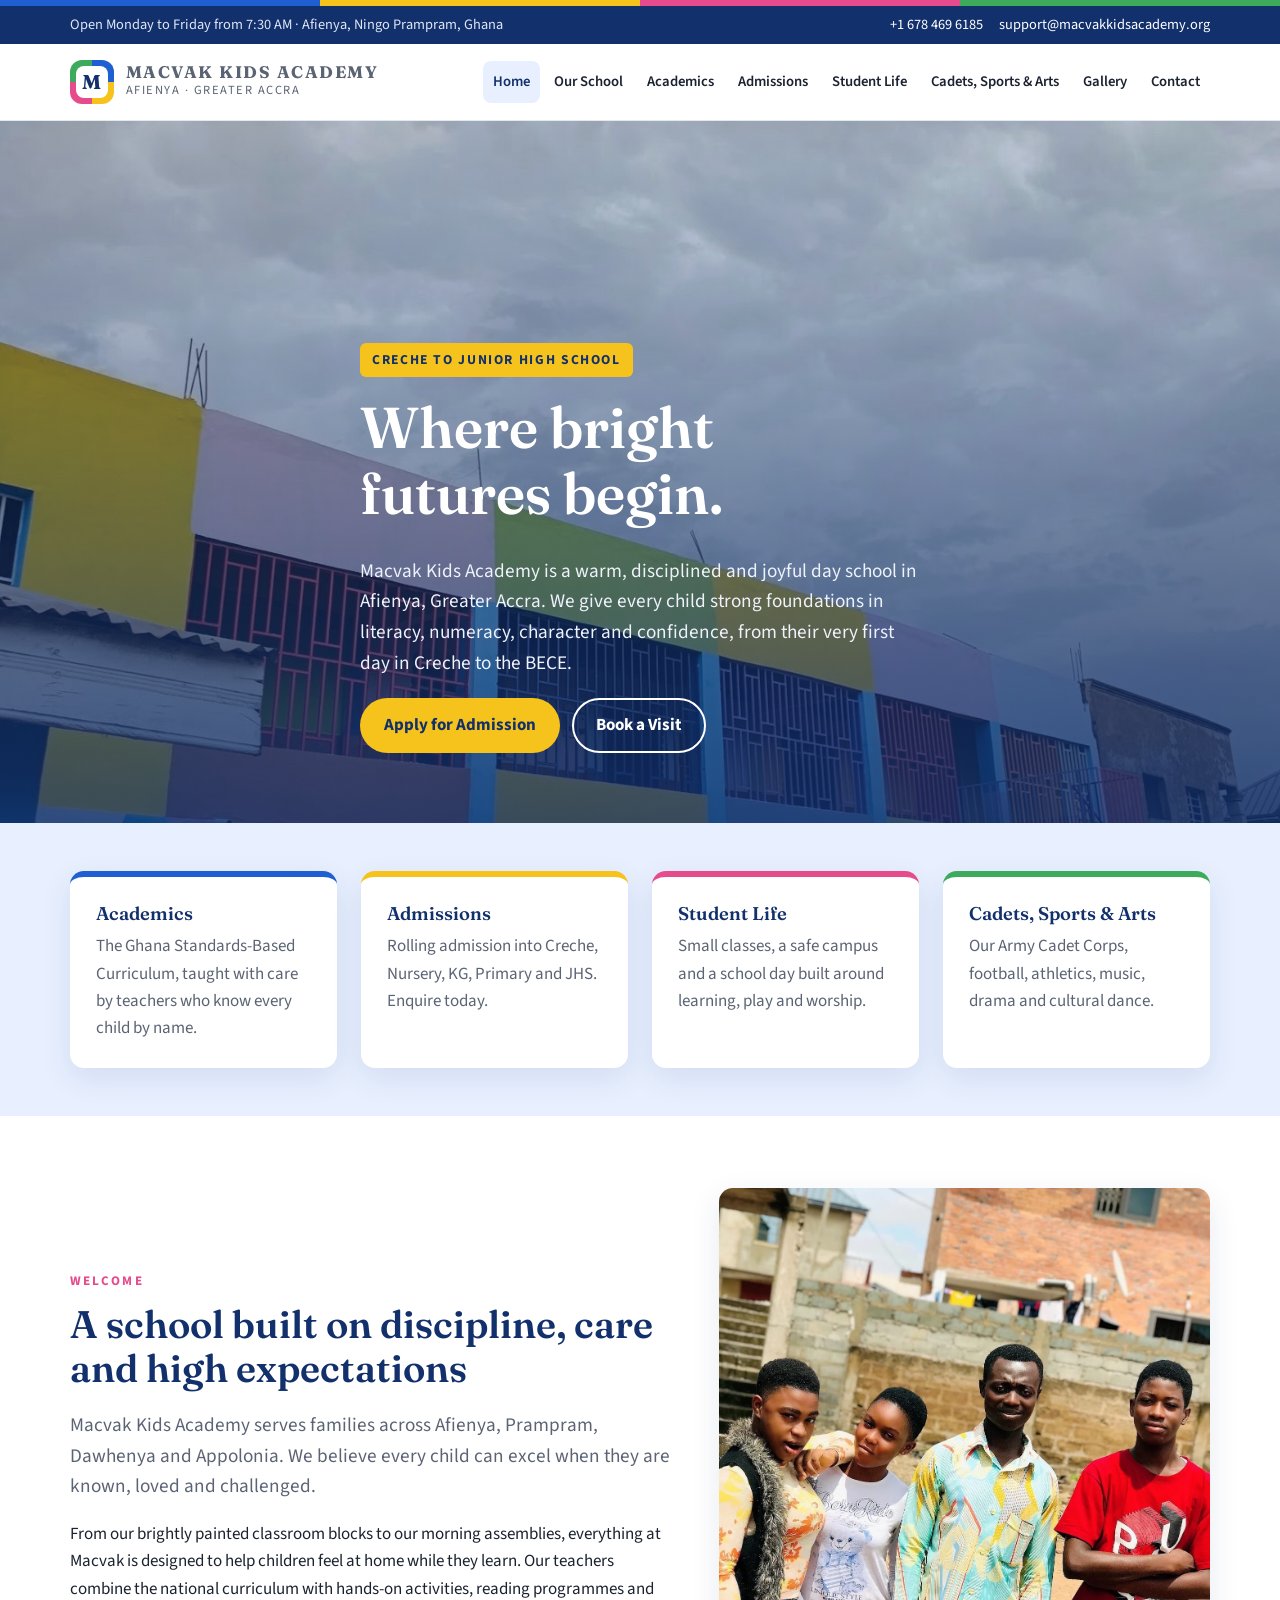
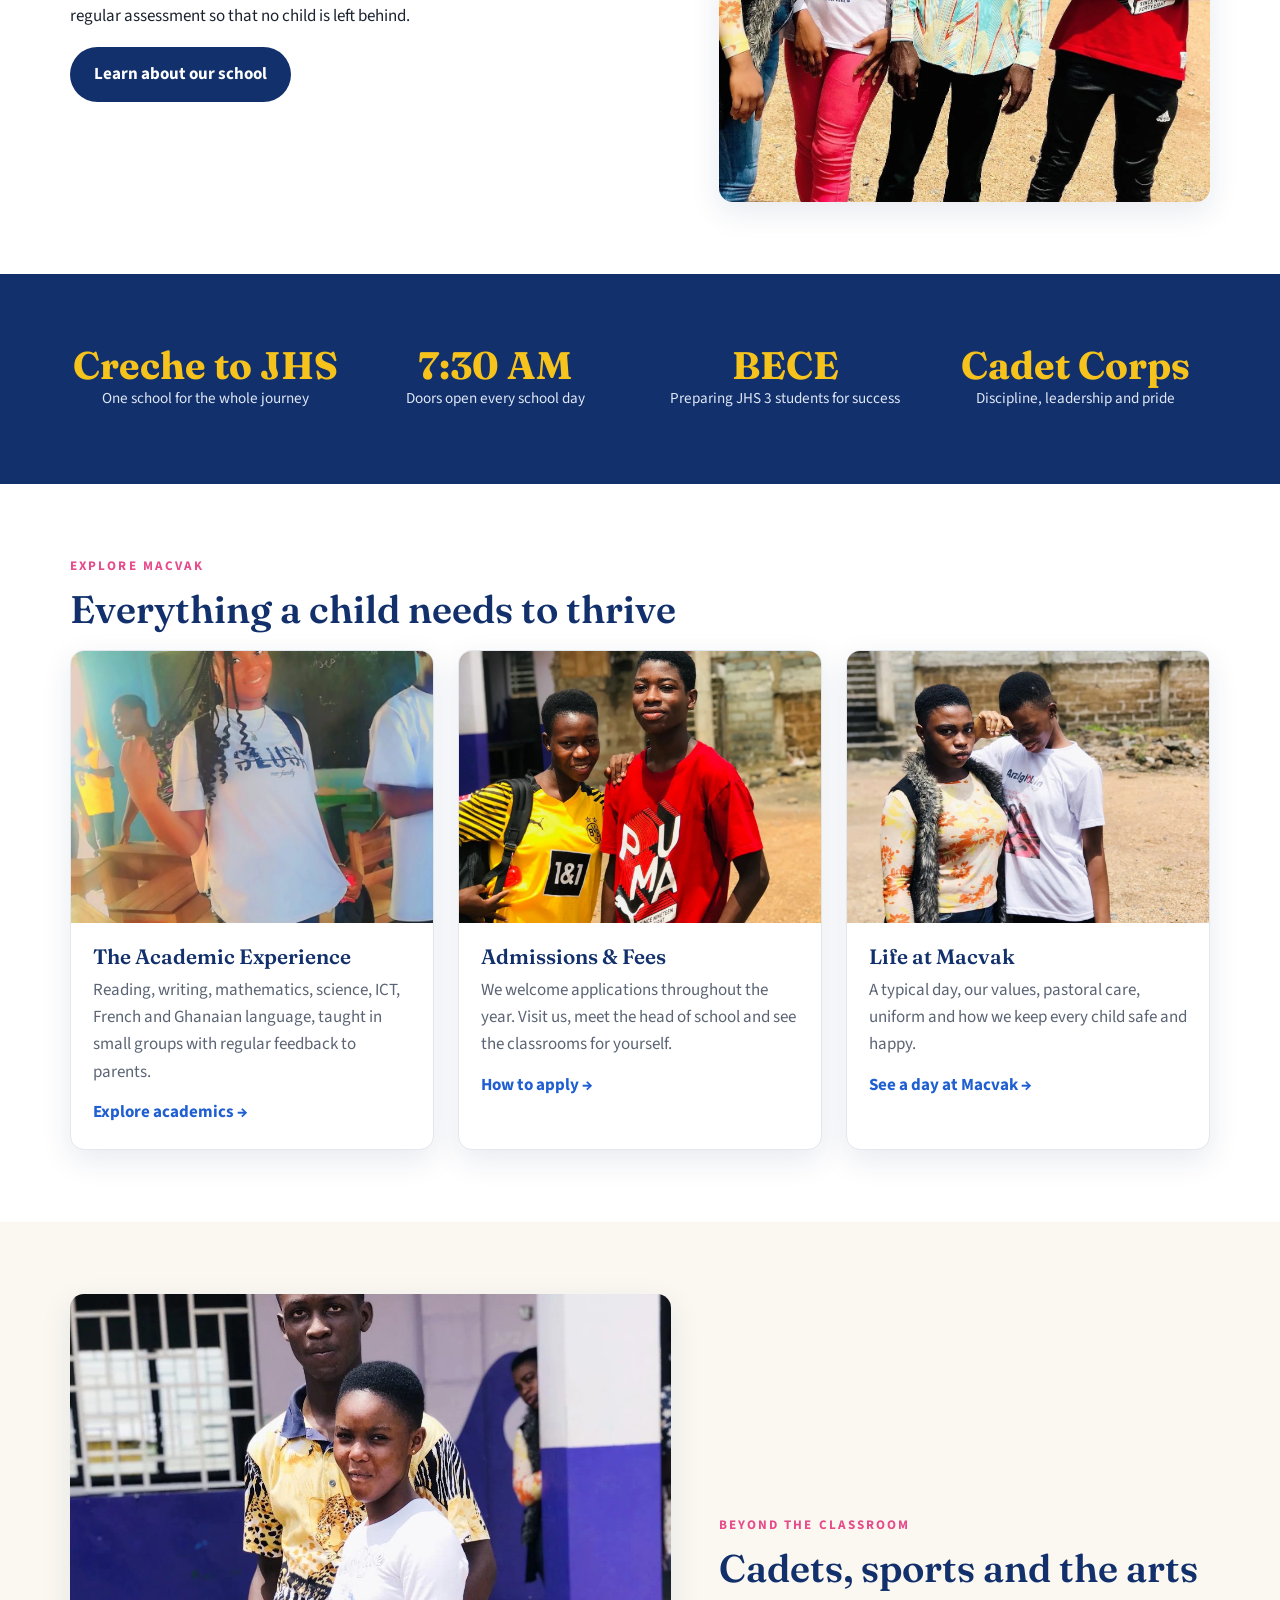
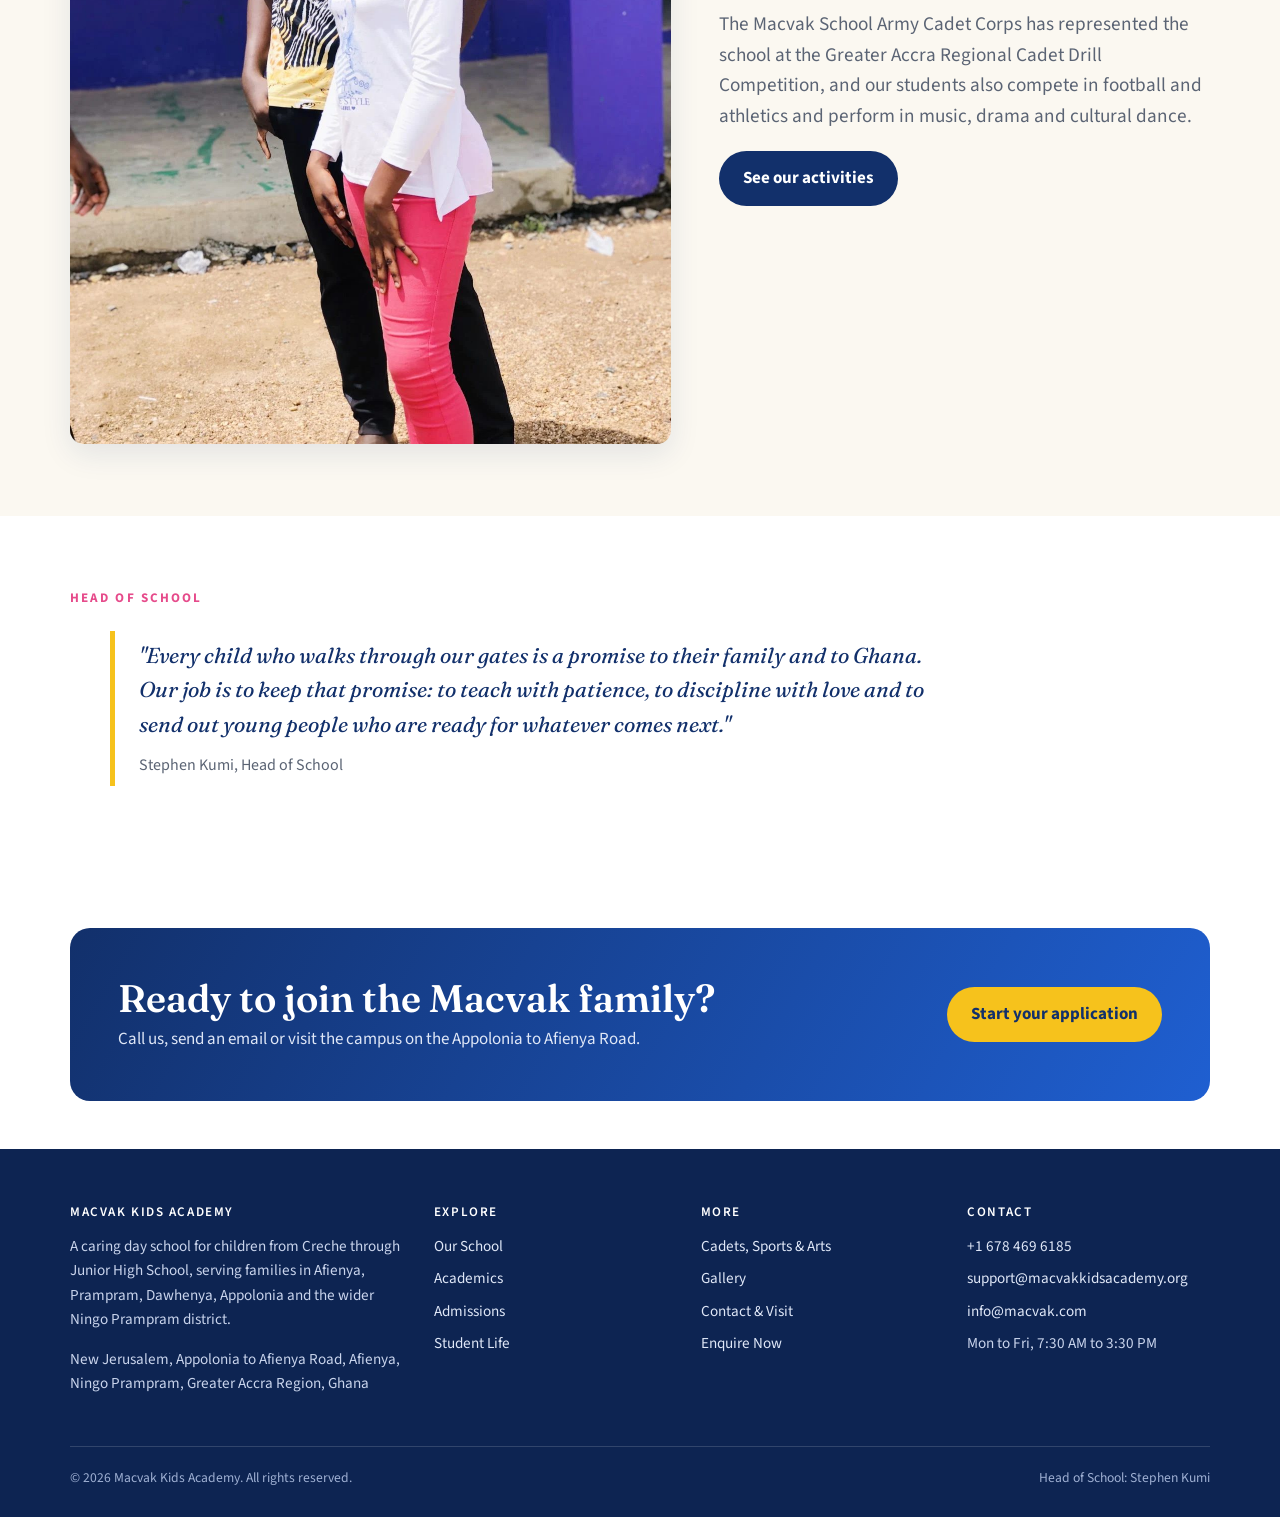
<file: index.html>
<!DOCTYPE html>
<html lang="en">
<head>
<meta charset="utf-8">
<meta name="viewport" content="width=device-width, initial-scale=1">
<title>A Caring Day School in Afienya, Ghana | Macvak Kids Academy</title>
<meta name="description" content="Macvak Kids Academy is a private day school in Afienya, Ningo Prampram, Greater Accra, teaching children from Creche through Junior High School.">
<link rel="canonical" href="https://macvakkidsacademy.org/">
<meta property="og:title" content="A Caring Day School in Afienya, Ghana | Macvak Kids Academy">
<meta property="og:description" content="Macvak Kids Academy is a private day school in Afienya, Ningo Prampram, Greater Accra, teaching children from Creche through Junior High School.">
<meta property="og:image" content="https://macvakkidsacademy.org/images/campus-main-block.jpg">
<meta property="og:type" content="website">
<link rel="icon" href="favicon.svg" type="image/svg+xml">
<link rel="preconnect" href="https://fonts.googleapis.com">
<link rel="preconnect" href="https://fonts.gstatic.com" crossorigin>
<link href="https://fonts.googleapis.com/css2?family=Fraunces:opsz,wght@9..144,600;9..144,700&family=Source+Sans+3:wght@400;600;700&display=swap" rel="stylesheet">
<link rel="stylesheet" href="styles.css">
<script type="application/ld+json">
{
  "@context": "https://schema.org",
  "@type": "School",
  "name": "Macvak Kids Academy",
  "url": "https://macvakkidsacademy.org/",
  "telephone": "+16784696185",
  "email": "support@macvakkidsacademy.org",
  "address": {
    "@type": "PostalAddress",
    "streetAddress": "New Jerusalem, Appolonia to Afienya Road",
    "addressLocality": "Afienya, Ningo Prampram",
    "addressRegion": "Greater Accra Region",
    "addressCountry": "GH"
  }
}
</script>
</head>
<body>
<div class="stripe"></div>
<div class="topbar"><div class="wrap">
  <div>Open Monday to Friday from 7:30 AM &middot; Afienya, Ningo Prampram, Ghana</div>
  <div><a href="tel:+16784696185">+1 678 469 6185</a><a href="mailto:support@macvakkidsacademy.org">support@macvakkidsacademy.org</a></div>
</div></div>
<header class="site"><div class="wrap">
  <a class="brand" href="/"><span class="mark"></span><span><b>Macvak Kids Academy</b><span>Afienya &middot; Greater Accra</span></span></a>
  <button class="nav-toggle" aria-expanded="false" aria-controls="mainnav" onclick="const n=document.getElementById('mainnav');n.classList.toggle('open');this.setAttribute('aria-expanded',n.classList.contains('open'))">Menu</button>
  <nav class="main" id="mainnav" aria-label="Main"><ul><li><a href="/" aria-current="page">Home</a></li><li><a href="/about">Our School</a></li><li><a href="/academics">Academics</a></li><li><a href="/admissions">Admissions</a></li><li><a href="/student-life">Student Life</a></li><li><a href="/activities">Cadets, Sports & Arts</a></li><li><a href="/gallery">Gallery</a></li><li><a href="/contact">Contact</a></li></ul></nav>
</div></header>

<div class="hero">
  <img src="images/campus-main-block.jpg" alt="">
  <div class="wrap">
    <span class="kicker">Creche to Junior High School</span>
    <h1>Where bright futures begin.</h1>
    <p>Macvak Kids Academy is a warm, disciplined and joyful day school in Afienya, Greater Accra. We give every child strong foundations in literacy, numeracy, character and confidence, from their very first day in Creche to the BECE.</p>
    <div class="actions"><a class="btn primary" href="/admissions">Apply for Admission</a><a class="btn outline" href="/contact">Book a Visit</a></div>
  </div>
</div>


<section class="tight bg-sky"><div class="wrap">
  <div class="grid cols-4">
    <div class="tile"><h3>Academics</h3><p>The Ghana Standards-Based Curriculum, taught with care by teachers who know every child by name.</p></div>
    <div class="tile"><h3>Admissions</h3><p>Rolling admission into Creche, Nursery, KG, Primary and JHS. Enquire today.</p></div>
    <div class="tile"><h3>Student Life</h3><p>Small classes, a safe campus and a school day built around learning, play and worship.</p></div>
    <div class="tile"><h3>Cadets, Sports &amp; Arts</h3><p>Our Army Cadet Corps, football, athletics, music, drama and cultural dance.</p></div>
  </div>
</div></section>

<section><div class="wrap">
  <div class="split">
    <div>
      <div class="eyebrow">Welcome</div>
      <h2>A school built on discipline, care and high expectations</h2>
      <p class="lead">Macvak Kids Academy serves families across Afienya, Prampram, Dawhenya and Appolonia. We believe every child can excel when they are known, loved and challenged.</p>
      <p>From our brightly painted classroom blocks to our morning assemblies, everything at Macvak is designed to help children feel at home while they learn. Our teachers combine the national curriculum with hands-on activities, reading programmes and regular assessment so that no child is left behind.</p>
      <p><a class="btn navy" href="/about">Learn about our school</a></p>
    </div>
    <img src="images/students-group.jpg" alt="Macvak students with a teacher on the school compound">
  </div>
</div></section>

<section class="bg-navy"><div class="wrap">
  <div class="stats">
    <div class="stat"><b>Creche to JHS</b><span>One school for the whole journey</span></div>
    <div class="stat"><b>7:30 AM</b><span>Doors open every school day</span></div>
    <div class="stat"><b>BECE</b><span>Preparing JHS 3 students for success</span></div>
    <div class="stat"><b>Cadet Corps</b><span>Discipline, leadership and pride</span></div>
  </div>
</div></section>

<section><div class="wrap">
  <div class="eyebrow">Explore Macvak</div>
  <h2>Everything a child needs to thrive</h2>
  <div class="grid cols-3">
    <div class="card"><img src="images/student-classroom.jpg" alt="A student in a Macvak classroom"><div class="body"><h3>The Academic Experience</h3><p>Reading, writing, mathematics, science, ICT, French and Ghanaian language, taught in small groups with regular feedback to parents.</p><a class="more" href="/academics">Explore academics</a></div></div>
    <div class="card"><img src="images/students-friends.jpg" alt="Two Macvak students smiling on campus"><div class="body"><h3>Admissions &amp; Fees</h3><p>We welcome applications throughout the year. Visit us, meet the head of school and see the classrooms for yourself.</p><a class="more" href="/admissions">How to apply</a></div></div>
    <div class="card"><img src="images/students-campus.jpg" alt="Macvak students walking across the school compound"><div class="body"><h3>Life at Macvak</h3><p>A typical day, our values, pastoral care, uniform and how we keep every child safe and happy.</p><a class="more" href="/student-life">See a day at Macvak</a></div></div>
  </div>
</div></section>

<section class="bg-cream"><div class="wrap">
  <div class="split flip">
    <img src="images/students-classroom-block.jpg" alt="Students outside the Macvak classroom block">
    <div>
      <div class="eyebrow">Beyond the classroom</div>
      <h2>Cadets, sports and the arts</h2>
      <p class="lead">The Macvak School Army Cadet Corps has represented the school at the Greater Accra Regional Cadet Drill Competition, and our students also compete in football and athletics and perform in music, drama and cultural dance.</p>
      <p><a class="btn navy" href="/activities">See our activities</a></p>
    </div>
  </div>
</div></section>

<section><div class="wrap">
  <div class="eyebrow">Head of School</div>
  <blockquote class="quote">"Every child who walks through our gates is a promise to their family and to Ghana. Our job is to keep that promise: to teach with patience, to discipline with love and to send out young people who are ready for whatever comes next."<cite>Stephen Kumi, Head of School</cite></blockquote>
</div></section>

<section class="tight"><div class="wrap">
  <div class="cta">
    <div><h2>Ready to join the Macvak family?</h2><p>Call us, send an email or visit the campus on the Appolonia to Afienya Road.</p></div>
    <div><a class="btn primary" href="/admissions">Start your application</a></div>
  </div>
</div></section>


<footer class="site"><div class="wrap">
  <div class="grid">
    <div>
      <h4>Macvak Kids Academy</h4>
      <p>A caring day school for children from Creche through Junior High School, serving families in Afienya, Prampram, Dawhenya, Appolonia and the wider Ningo Prampram district.</p>
      <p>New Jerusalem, Appolonia to Afienya Road, Afienya, Ningo Prampram, Greater Accra Region, Ghana</p>
    </div>
    <div>
      <h4>Explore</h4>
      <ul><li><a href="/about">Our School</a></li><li><a href="/academics">Academics</a></li><li><a href="/admissions">Admissions</a></li><li><a href="/student-life">Student Life</a></li></ul>
    </div>
    <div>
      <h4>More</h4>
      <ul><li><a href="/activities">Cadets, Sports &amp; Arts</a></li><li><a href="/gallery">Gallery</a></li><li><a href="/contact">Contact &amp; Visit</a></li><li><a href="/admissions#enquire">Enquire Now</a></li></ul>
    </div>
    <div>
      <h4>Contact</h4>
      <ul><li><a href="tel:+16784696185">+1 678 469 6185</a></li><li><a href="mailto:support@macvakkidsacademy.org">support@macvakkidsacademy.org</a></li><li><a href="mailto:info@macvak.com">info@macvak.com</a></li><li>Mon to Fri, 7:30 AM to 3:30 PM</li></ul>
    </div>
  </div>
  <div class="legal"><span>&copy; <span id="yr"></span> Macvak Kids Academy. All rights reserved.</span><span>Head of School: Stephen Kumi</span></div>
</div></footer>
<script>document.getElementById('yr').textContent=new Date().getFullYear()</script>
</body>
</html>
</file>
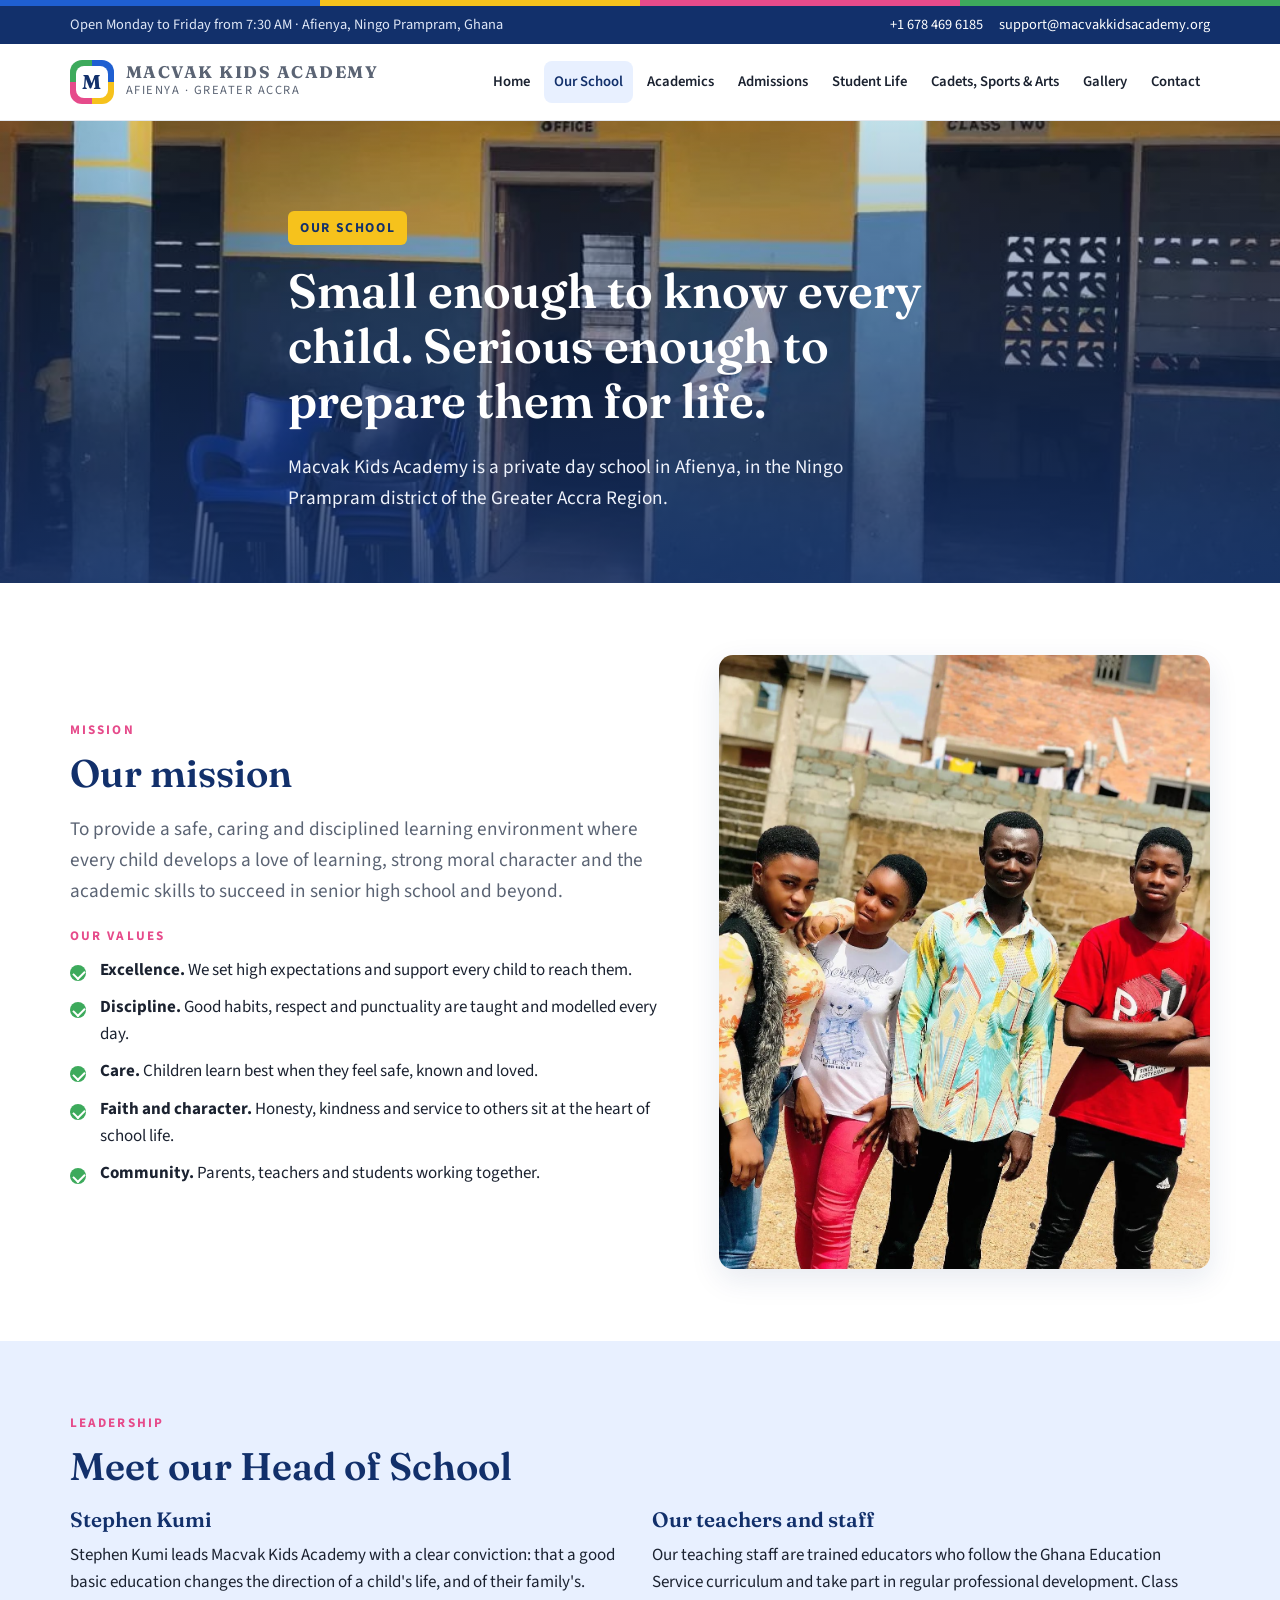
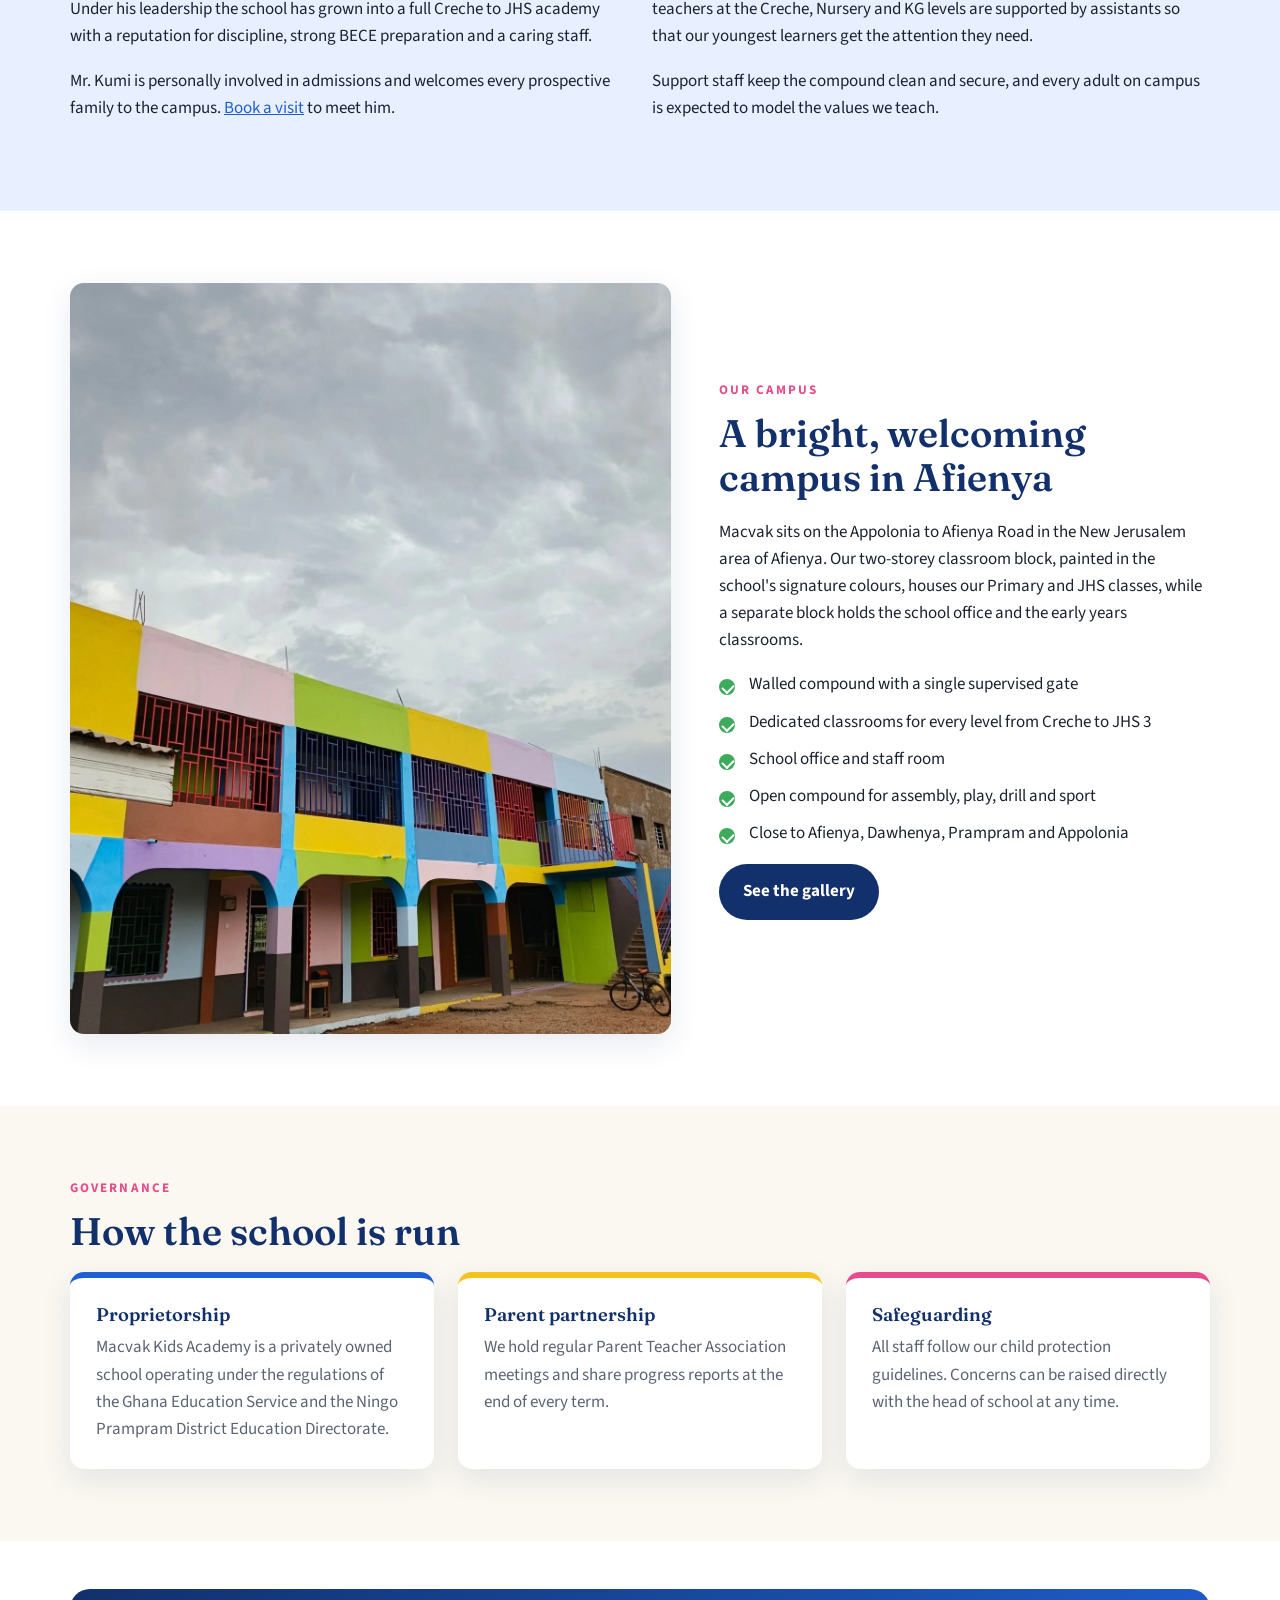
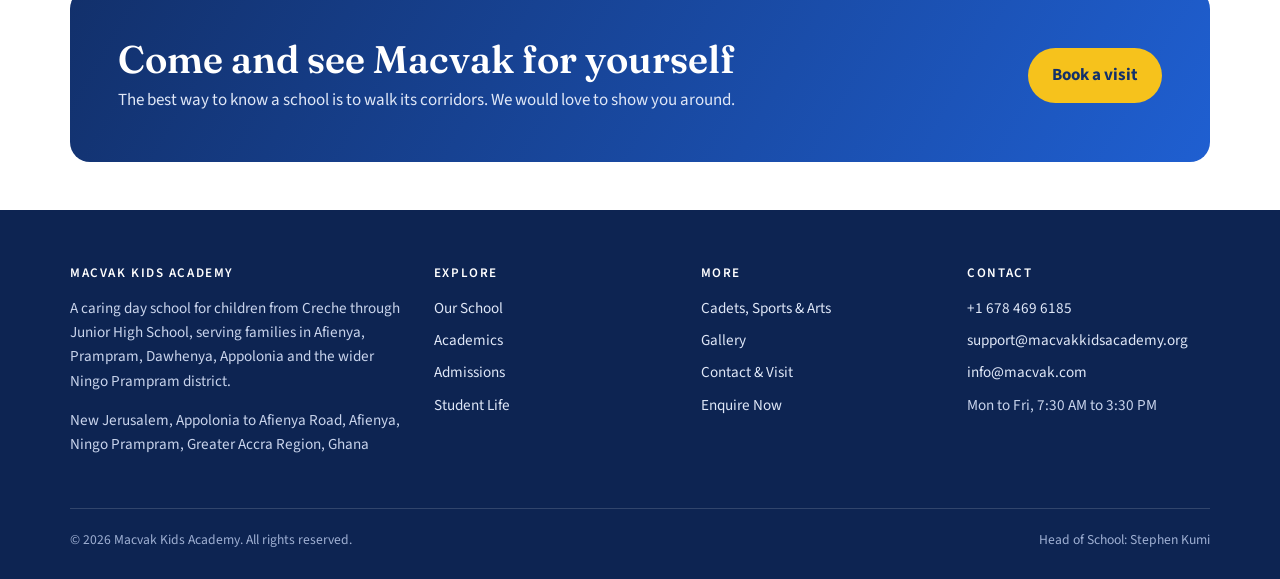
<file: about.html>
<!DOCTYPE html>
<html lang="en">
<head>
<meta charset="utf-8">
<meta name="viewport" content="width=device-width, initial-scale=1">
<title>Our School | Macvak Kids Academy</title>
<meta name="description" content="About Macvak Kids Academy: our mission, our values, our head of school Stephen Kumi and our campus in Afienya, Greater Accra.">
<link rel="canonical" href="https://macvakkidsacademy.org/about">
<meta property="og:title" content="Our School | Macvak Kids Academy">
<meta property="og:description" content="About Macvak Kids Academy: our mission, our values, our head of school Stephen Kumi and our campus in Afienya, Greater Accra.">
<meta property="og:image" content="https://macvakkidsacademy.org/images/campus-main-block.jpg">
<meta property="og:type" content="website">
<link rel="icon" href="favicon.svg" type="image/svg+xml">
<link rel="preconnect" href="https://fonts.googleapis.com">
<link rel="preconnect" href="https://fonts.gstatic.com" crossorigin>
<link href="https://fonts.googleapis.com/css2?family=Fraunces:opsz,wght@9..144,600;9..144,700&family=Source+Sans+3:wght@400;600;700&display=swap" rel="stylesheet">
<link rel="stylesheet" href="styles.css">
<script type="application/ld+json">
{
  "@context": "https://schema.org",
  "@type": "School",
  "name": "Macvak Kids Academy",
  "url": "https://macvakkidsacademy.org/",
  "telephone": "+16784696185",
  "email": "support@macvakkidsacademy.org",
  "address": {
    "@type": "PostalAddress",
    "streetAddress": "New Jerusalem, Appolonia to Afienya Road",
    "addressLocality": "Afienya, Ningo Prampram",
    "addressRegion": "Greater Accra Region",
    "addressCountry": "GH"
  }
}
</script>
</head>
<body>
<div class="stripe"></div>
<div class="topbar"><div class="wrap">
  <div>Open Monday to Friday from 7:30 AM &middot; Afienya, Ningo Prampram, Ghana</div>
  <div><a href="tel:+16784696185">+1 678 469 6185</a><a href="mailto:support@macvakkidsacademy.org">support@macvakkidsacademy.org</a></div>
</div></div>
<header class="site"><div class="wrap">
  <a class="brand" href="/"><span class="mark"></span><span><b>Macvak Kids Academy</b><span>Afienya &middot; Greater Accra</span></span></a>
  <button class="nav-toggle" aria-expanded="false" aria-controls="mainnav" onclick="const n=document.getElementById('mainnav');n.classList.toggle('open');this.setAttribute('aria-expanded',n.classList.contains('open'))">Menu</button>
  <nav class="main" id="mainnav" aria-label="Main"><ul><li><a href="/">Home</a></li><li><a href="/about" aria-current="page">Our School</a></li><li><a href="/academics">Academics</a></li><li><a href="/admissions">Admissions</a></li><li><a href="/student-life">Student Life</a></li><li><a href="/activities">Cadets, Sports & Arts</a></li><li><a href="/gallery">Gallery</a></li><li><a href="/contact">Contact</a></li></ul></nav>
</div></header>

<div class="hero page-hero">
  <img src="images/campus-office-classrooms.jpg" alt="">
  <div class="wrap">
    <span class="kicker">Our School</span>
    <h1>Small enough to know every child. Serious enough to prepare them for life.</h1>
    <p>Macvak Kids Academy is a private day school in Afienya, in the Ningo Prampram district of the Greater Accra Region.</p>
    <div class="actions"></div>
  </div>
</div>


<section><div class="wrap">
  <div class="split">
    <div>
      <div class="eyebrow">Mission</div>
      <h2>Our mission</h2>
      <p class="lead">To provide a safe, caring and disciplined learning environment where every child develops a love of learning, strong moral character and the academic skills to succeed in senior high school and beyond.</p>
      <div class="eyebrow">Our values</div>
      <ul class="check">
        <li><strong>Excellence.</strong> We set high expectations and support every child to reach them.</li>
        <li><strong>Discipline.</strong> Good habits, respect and punctuality are taught and modelled every day.</li>
        <li><strong>Care.</strong> Children learn best when they feel safe, known and loved.</li>
        <li><strong>Faith and character.</strong> Honesty, kindness and service to others sit at the heart of school life.</li>
        <li><strong>Community.</strong> Parents, teachers and students working together.</li>
      </ul>
    </div>
    <img src="images/students-group.jpg" alt="Students and a teacher at Macvak Kids Academy">
  </div>
</div></section>

<section class="bg-sky"><div class="wrap">
  <div class="eyebrow">Leadership</div>
  <h2>Meet our Head of School</h2>
  <div class="grid cols-2">
    <div>
      <h3>Stephen Kumi</h3>
      <p>Stephen Kumi leads Macvak Kids Academy with a clear conviction: that a good basic education changes the direction of a child's life, and of their family's. Under his leadership the school has grown into a full Creche to JHS academy with a reputation for discipline, strong BECE preparation and a caring staff.</p>
      <p>Mr. Kumi is personally involved in admissions and welcomes every prospective family to the campus. <a href="/contact">Book a visit</a> to meet him.</p>
    </div>
    <div>
      <h3>Our teachers and staff</h3>
      <p>Our teaching staff are trained educators who follow the Ghana Education Service curriculum and take part in regular professional development. Class teachers at the Creche, Nursery and KG levels are supported by assistants so that our youngest learners get the attention they need.</p>
      <p>Support staff keep the compound clean and secure, and every adult on campus is expected to model the values we teach.</p>
    </div>
  </div>
</div></section>

<section><div class="wrap">
  <div class="split flip">
    <img src="images/campus-main-block.jpg" alt="The brightly painted main classroom block at Macvak Kids Academy">
    <div>
      <div class="eyebrow">Our campus</div>
      <h2>A bright, welcoming campus in Afienya</h2>
      <p>Macvak sits on the Appolonia to Afienya Road in the New Jerusalem area of Afienya. Our two-storey classroom block, painted in the school's signature colours, houses our Primary and JHS classes, while a separate block holds the school office and the early years classrooms.</p>
      <ul class="check">
        <li>Walled compound with a single supervised gate</li>
        <li>Dedicated classrooms for every level from Creche to JHS 3</li>
        <li>School office and staff room</li>
        <li>Open compound for assembly, play, drill and sport</li>
        <li>Close to Afienya, Dawhenya, Prampram and Appolonia</li>
      </ul>
      <p><a class="btn navy" href="/gallery">See the gallery</a></p>
    </div>
  </div>
</div></section>

<section class="bg-cream"><div class="wrap">
  <div class="eyebrow">Governance</div>
  <h2>How the school is run</h2>
  <div class="grid cols-3">
    <div class="tile"><h3>Proprietorship</h3><p>Macvak Kids Academy is a privately owned school operating under the regulations of the Ghana Education Service and the Ningo Prampram District Education Directorate.</p></div>
    <div class="tile"><h3>Parent partnership</h3><p>We hold regular Parent Teacher Association meetings and share progress reports at the end of every term.</p></div>
    <div class="tile"><h3>Safeguarding</h3><p>All staff follow our child protection guidelines. Concerns can be raised directly with the head of school at any time.</p></div>
  </div>
</div></section>

<section class="tight"><div class="wrap">
  <div class="cta">
    <div><h2>Come and see Macvak for yourself</h2><p>The best way to know a school is to walk its corridors. We would love to show you around.</p></div>
    <div><a class="btn primary" href="/contact">Book a visit</a></div>
  </div>
</div></section>


<footer class="site"><div class="wrap">
  <div class="grid">
    <div>
      <h4>Macvak Kids Academy</h4>
      <p>A caring day school for children from Creche through Junior High School, serving families in Afienya, Prampram, Dawhenya, Appolonia and the wider Ningo Prampram district.</p>
      <p>New Jerusalem, Appolonia to Afienya Road, Afienya, Ningo Prampram, Greater Accra Region, Ghana</p>
    </div>
    <div>
      <h4>Explore</h4>
      <ul><li><a href="/about">Our School</a></li><li><a href="/academics">Academics</a></li><li><a href="/admissions">Admissions</a></li><li><a href="/student-life">Student Life</a></li></ul>
    </div>
    <div>
      <h4>More</h4>
      <ul><li><a href="/activities">Cadets, Sports &amp; Arts</a></li><li><a href="/gallery">Gallery</a></li><li><a href="/contact">Contact &amp; Visit</a></li><li><a href="/admissions#enquire">Enquire Now</a></li></ul>
    </div>
    <div>
      <h4>Contact</h4>
      <ul><li><a href="tel:+16784696185">+1 678 469 6185</a></li><li><a href="mailto:support@macvakkidsacademy.org">support@macvakkidsacademy.org</a></li><li><a href="mailto:info@macvak.com">info@macvak.com</a></li><li>Mon to Fri, 7:30 AM to 3:30 PM</li></ul>
    </div>
  </div>
  <div class="legal"><span>&copy; <span id="yr"></span> Macvak Kids Academy. All rights reserved.</span><span>Head of School: Stephen Kumi</span></div>
</div></footer>
<script>document.getElementById('yr').textContent=new Date().getFullYear()</script>
</body>
</html>
</file>
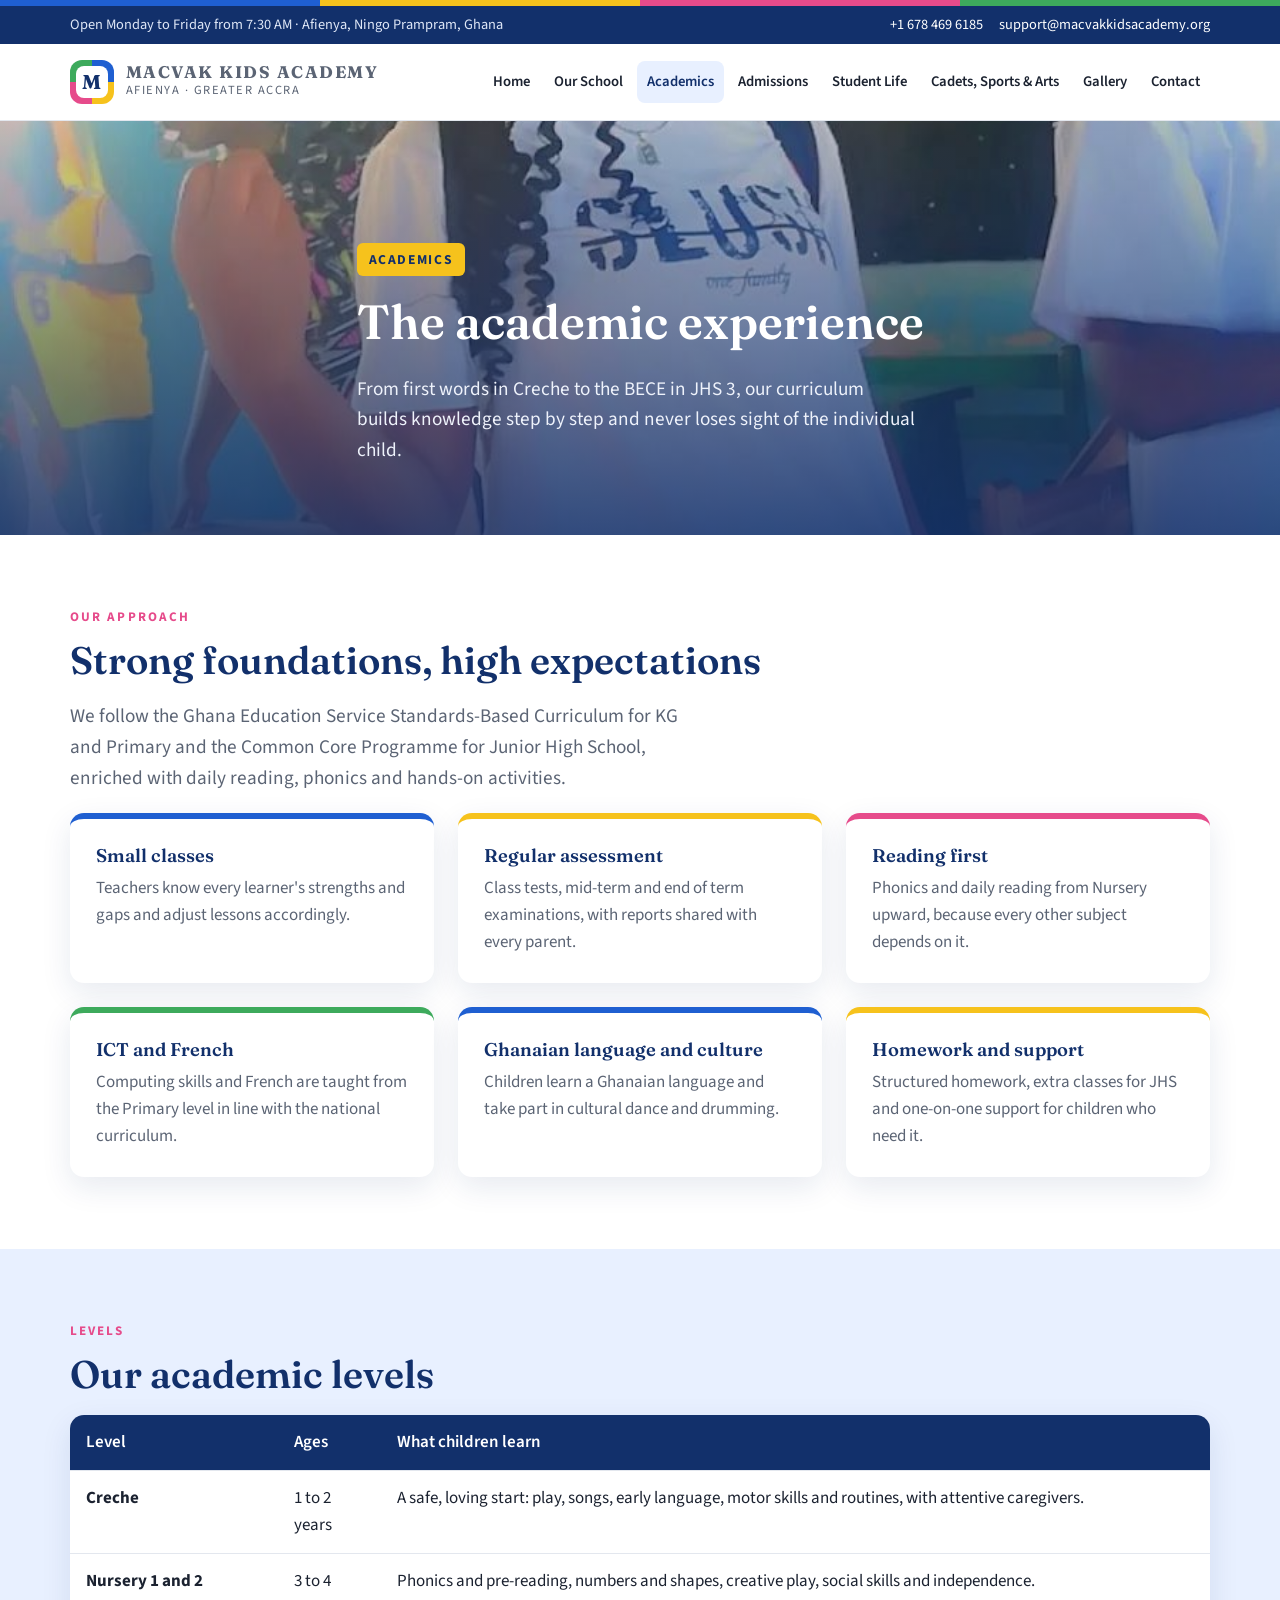
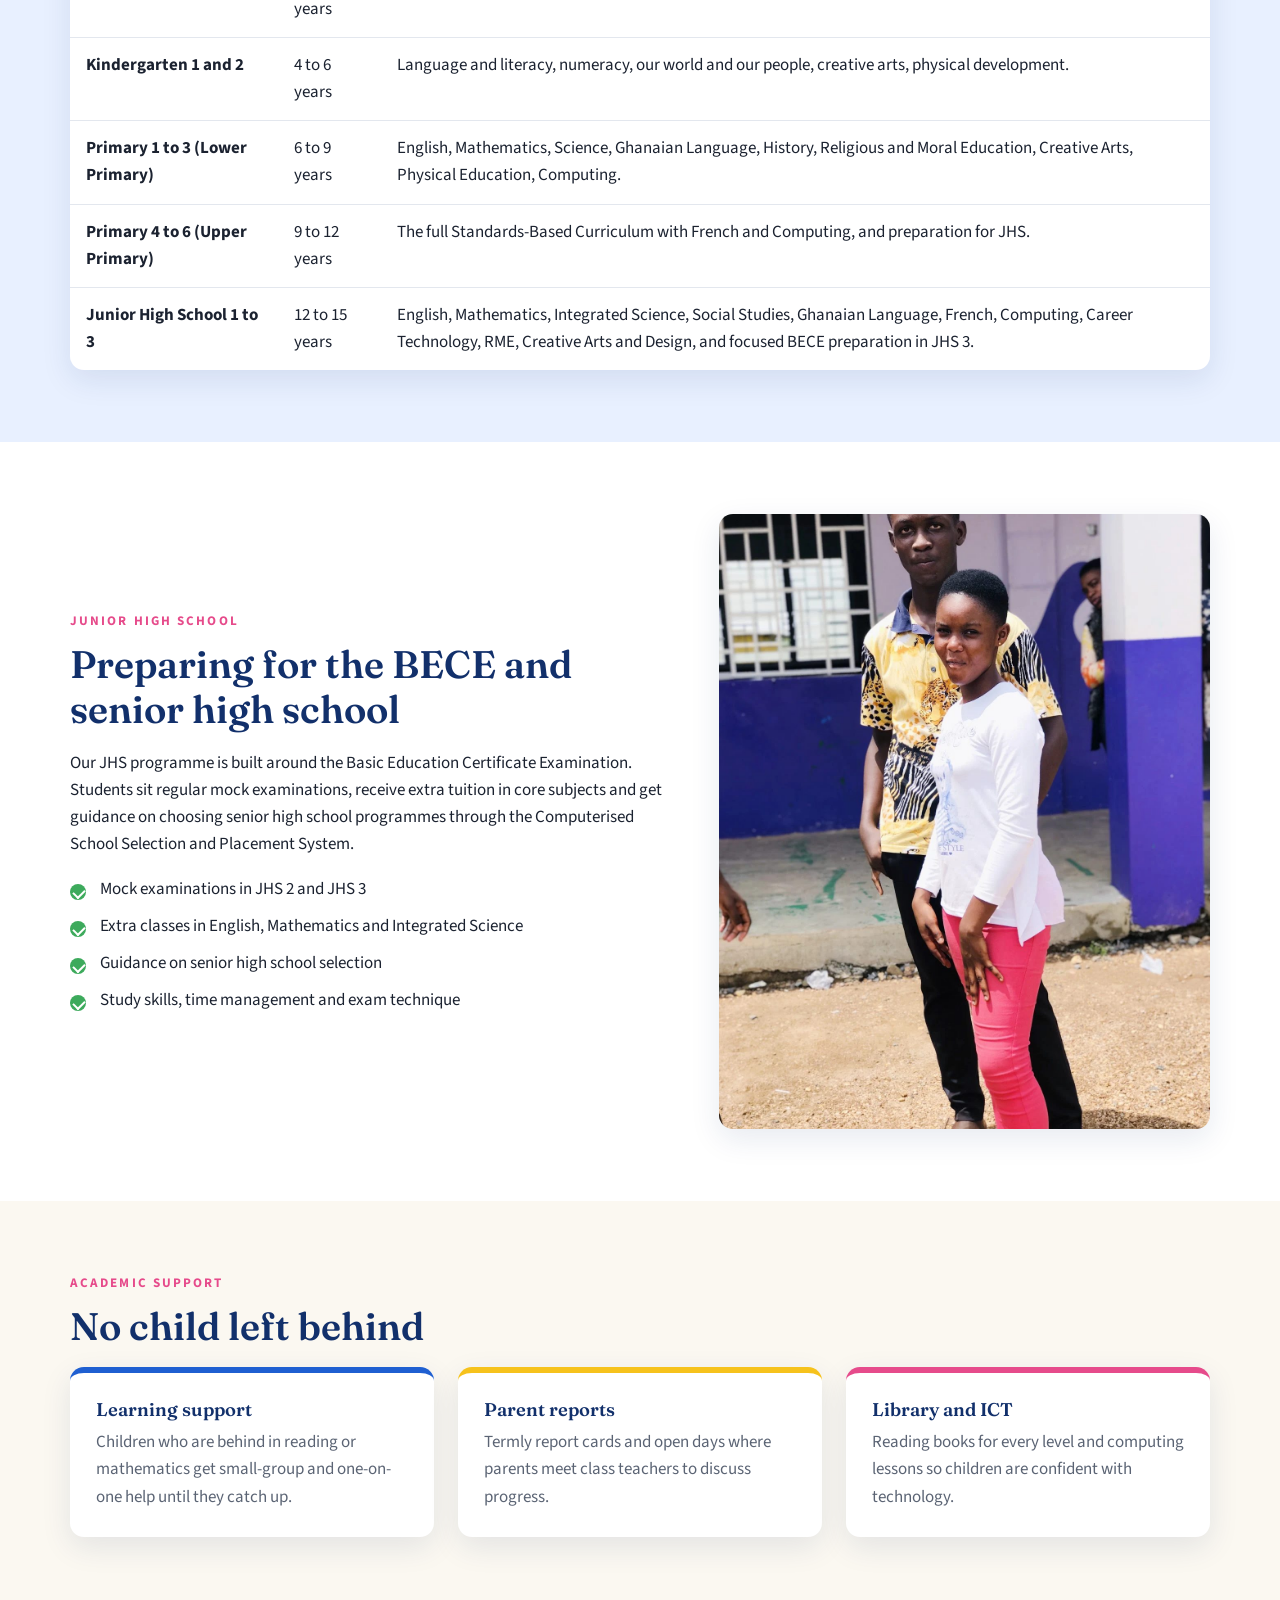
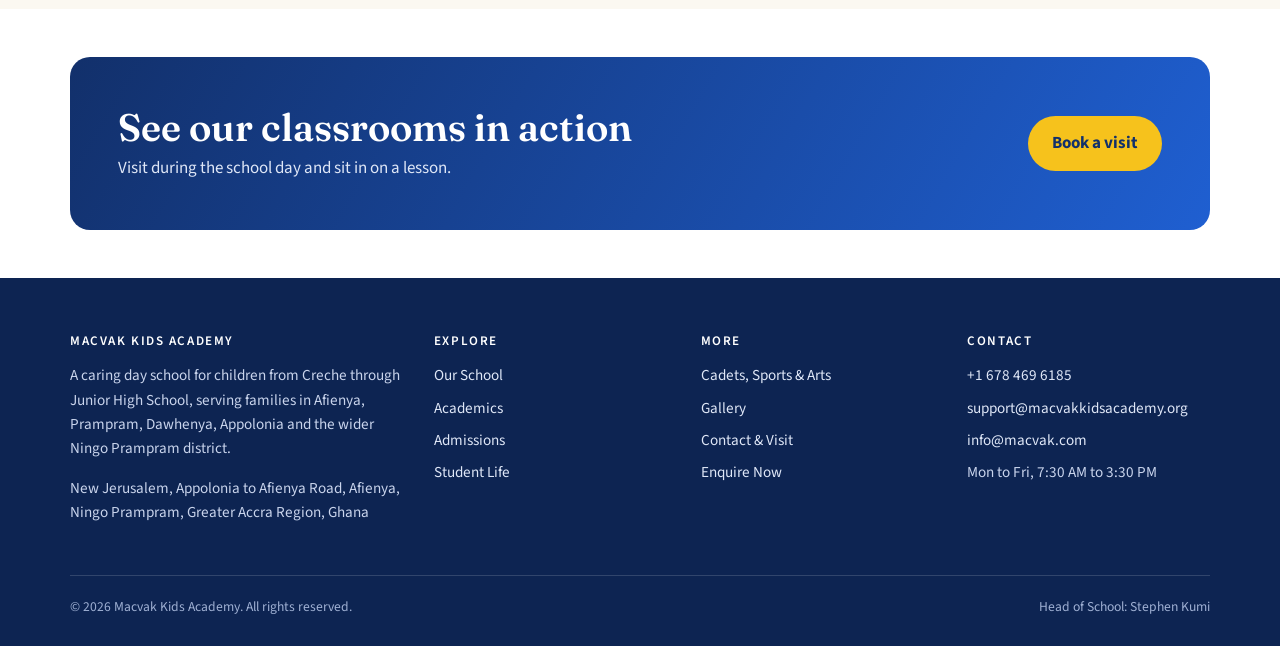
<file: academics.html>
<!DOCTYPE html>
<html lang="en">
<head>
<meta charset="utf-8">
<meta name="viewport" content="width=device-width, initial-scale=1">
<title>Academics | Macvak Kids Academy</title>
<meta name="description" content="The academic programme at Macvak Kids Academy: Creche, Nursery, Kindergarten, Primary and Junior High School following the Ghana Standards-Based Curriculum.">
<link rel="canonical" href="https://macvakkidsacademy.org/academics">
<meta property="og:title" content="Academics | Macvak Kids Academy">
<meta property="og:description" content="The academic programme at Macvak Kids Academy: Creche, Nursery, Kindergarten, Primary and Junior High School following the Ghana Standards-Based Curriculum.">
<meta property="og:image" content="https://macvakkidsacademy.org/images/campus-main-block.jpg">
<meta property="og:type" content="website">
<link rel="icon" href="favicon.svg" type="image/svg+xml">
<link rel="preconnect" href="https://fonts.googleapis.com">
<link rel="preconnect" href="https://fonts.gstatic.com" crossorigin>
<link href="https://fonts.googleapis.com/css2?family=Fraunces:opsz,wght@9..144,600;9..144,700&family=Source+Sans+3:wght@400;600;700&display=swap" rel="stylesheet">
<link rel="stylesheet" href="styles.css">
<script type="application/ld+json">
{
  "@context": "https://schema.org",
  "@type": "School",
  "name": "Macvak Kids Academy",
  "url": "https://macvakkidsacademy.org/",
  "telephone": "+16784696185",
  "email": "support@macvakkidsacademy.org",
  "address": {
    "@type": "PostalAddress",
    "streetAddress": "New Jerusalem, Appolonia to Afienya Road",
    "addressLocality": "Afienya, Ningo Prampram",
    "addressRegion": "Greater Accra Region",
    "addressCountry": "GH"
  }
}
</script>
</head>
<body>
<div class="stripe"></div>
<div class="topbar"><div class="wrap">
  <div>Open Monday to Friday from 7:30 AM &middot; Afienya, Ningo Prampram, Ghana</div>
  <div><a href="tel:+16784696185">+1 678 469 6185</a><a href="mailto:support@macvakkidsacademy.org">support@macvakkidsacademy.org</a></div>
</div></div>
<header class="site"><div class="wrap">
  <a class="brand" href="/"><span class="mark"></span><span><b>Macvak Kids Academy</b><span>Afienya &middot; Greater Accra</span></span></a>
  <button class="nav-toggle" aria-expanded="false" aria-controls="mainnav" onclick="const n=document.getElementById('mainnav');n.classList.toggle('open');this.setAttribute('aria-expanded',n.classList.contains('open'))">Menu</button>
  <nav class="main" id="mainnav" aria-label="Main"><ul><li><a href="/">Home</a></li><li><a href="/about">Our School</a></li><li><a href="/academics" aria-current="page">Academics</a></li><li><a href="/admissions">Admissions</a></li><li><a href="/student-life">Student Life</a></li><li><a href="/activities">Cadets, Sports & Arts</a></li><li><a href="/gallery">Gallery</a></li><li><a href="/contact">Contact</a></li></ul></nav>
</div></header>

<div class="hero page-hero">
  <img src="images/student-classroom.jpg" alt="">
  <div class="wrap">
    <span class="kicker">Academics</span>
    <h1>The academic experience</h1>
    <p>From first words in Creche to the BECE in JHS 3, our curriculum builds knowledge step by step and never loses sight of the individual child.</p>
    <div class="actions"></div>
  </div>
</div>


<section><div class="wrap">
  <div class="eyebrow">Our approach</div>
  <h2>Strong foundations, high expectations</h2>
  <p class="lead">We follow the Ghana Education Service Standards-Based Curriculum for KG and Primary and the Common Core Programme for Junior High School, enriched with daily reading, phonics and hands-on activities.</p>
  <div class="grid cols-3">
    <div class="tile"><h3>Small classes</h3><p>Teachers know every learner's strengths and gaps and adjust lessons accordingly.</p></div>
    <div class="tile"><h3>Regular assessment</h3><p>Class tests, mid-term and end of term examinations, with reports shared with every parent.</p></div>
    <div class="tile"><h3>Reading first</h3><p>Phonics and daily reading from Nursery upward, because every other subject depends on it.</p></div>
    <div class="tile"><h3>ICT and French</h3><p>Computing skills and French are taught from the Primary level in line with the national curriculum.</p></div>
    <div class="tile"><h3>Ghanaian language and culture</h3><p>Children learn a Ghanaian language and take part in cultural dance and drumming.</p></div>
    <div class="tile"><h3>Homework and support</h3><p>Structured homework, extra classes for JHS and one-on-one support for children who need it.</p></div>
  </div>
</div></section>

<section class="bg-sky"><div class="wrap">
  <div class="eyebrow">Levels</div>
  <h2>Our academic levels</h2>
  <table>
    <thead><tr><th>Level</th><th>Ages</th><th>What children learn</th></tr></thead>
    <tbody>
      <tr><td><strong>Creche</strong></td><td>1 to 2 years</td><td>A safe, loving start: play, songs, early language, motor skills and routines, with attentive caregivers.</td></tr>
      <tr><td><strong>Nursery 1 and 2</strong></td><td>3 to 4 years</td><td>Phonics and pre-reading, numbers and shapes, creative play, social skills and independence.</td></tr>
      <tr><td><strong>Kindergarten 1 and 2</strong></td><td>4 to 6 years</td><td>Language and literacy, numeracy, our world and our people, creative arts, physical development.</td></tr>
      <tr><td><strong>Primary 1 to 3 (Lower Primary)</strong></td><td>6 to 9 years</td><td>English, Mathematics, Science, Ghanaian Language, History, Religious and Moral Education, Creative Arts, Physical Education, Computing.</td></tr>
      <tr><td><strong>Primary 4 to 6 (Upper Primary)</strong></td><td>9 to 12 years</td><td>The full Standards-Based Curriculum with French and Computing, and preparation for JHS.</td></tr>
      <tr><td><strong>Junior High School 1 to 3</strong></td><td>12 to 15 years</td><td>English, Mathematics, Integrated Science, Social Studies, Ghanaian Language, French, Computing, Career Technology, RME, Creative Arts and Design, and focused BECE preparation in JHS 3.</td></tr>
    </tbody>
  </table>
</div></section>

<section><div class="wrap">
  <div class="split">
    <div>
      <div class="eyebrow">Junior High School</div>
      <h2>Preparing for the BECE and senior high school</h2>
      <p>Our JHS programme is built around the Basic Education Certificate Examination. Students sit regular mock examinations, receive extra tuition in core subjects and get guidance on choosing senior high school programmes through the Computerised School Selection and Placement System.</p>
      <ul class="check">
        <li>Mock examinations in JHS 2 and JHS 3</li>
        <li>Extra classes in English, Mathematics and Integrated Science</li>
        <li>Guidance on senior high school selection</li>
        <li>Study skills, time management and exam technique</li>
      </ul>
    </div>
    <img src="images/students-classroom-block.jpg" alt="JHS students outside their classroom block">
  </div>
</div></section>

<section class="bg-cream"><div class="wrap">
  <div class="eyebrow">Academic support</div>
  <h2>No child left behind</h2>
  <div class="grid cols-3">
    <div class="tile"><h3>Learning support</h3><p>Children who are behind in reading or mathematics get small-group and one-on-one help until they catch up.</p></div>
    <div class="tile"><h3>Parent reports</h3><p>Termly report cards and open days where parents meet class teachers to discuss progress.</p></div>
    <div class="tile"><h3>Library and ICT</h3><p>Reading books for every level and computing lessons so children are confident with technology.</p></div>
  </div>
</div></section>

<section class="tight"><div class="wrap">
  <div class="cta">
    <div><h2>See our classrooms in action</h2><p>Visit during the school day and sit in on a lesson.</p></div>
    <div><a class="btn primary" href="/contact">Book a visit</a></div>
  </div>
</div></section>


<footer class="site"><div class="wrap">
  <div class="grid">
    <div>
      <h4>Macvak Kids Academy</h4>
      <p>A caring day school for children from Creche through Junior High School, serving families in Afienya, Prampram, Dawhenya, Appolonia and the wider Ningo Prampram district.</p>
      <p>New Jerusalem, Appolonia to Afienya Road, Afienya, Ningo Prampram, Greater Accra Region, Ghana</p>
    </div>
    <div>
      <h4>Explore</h4>
      <ul><li><a href="/about">Our School</a></li><li><a href="/academics">Academics</a></li><li><a href="/admissions">Admissions</a></li><li><a href="/student-life">Student Life</a></li></ul>
    </div>
    <div>
      <h4>More</h4>
      <ul><li><a href="/activities">Cadets, Sports &amp; Arts</a></li><li><a href="/gallery">Gallery</a></li><li><a href="/contact">Contact &amp; Visit</a></li><li><a href="/admissions#enquire">Enquire Now</a></li></ul>
    </div>
    <div>
      <h4>Contact</h4>
      <ul><li><a href="tel:+16784696185">+1 678 469 6185</a></li><li><a href="mailto:support@macvakkidsacademy.org">support@macvakkidsacademy.org</a></li><li><a href="mailto:info@macvak.com">info@macvak.com</a></li><li>Mon to Fri, 7:30 AM to 3:30 PM</li></ul>
    </div>
  </div>
  <div class="legal"><span>&copy; <span id="yr"></span> Macvak Kids Academy. All rights reserved.</span><span>Head of School: Stephen Kumi</span></div>
</div></footer>
<script>document.getElementById('yr').textContent=new Date().getFullYear()</script>
</body>
</html>
</file>
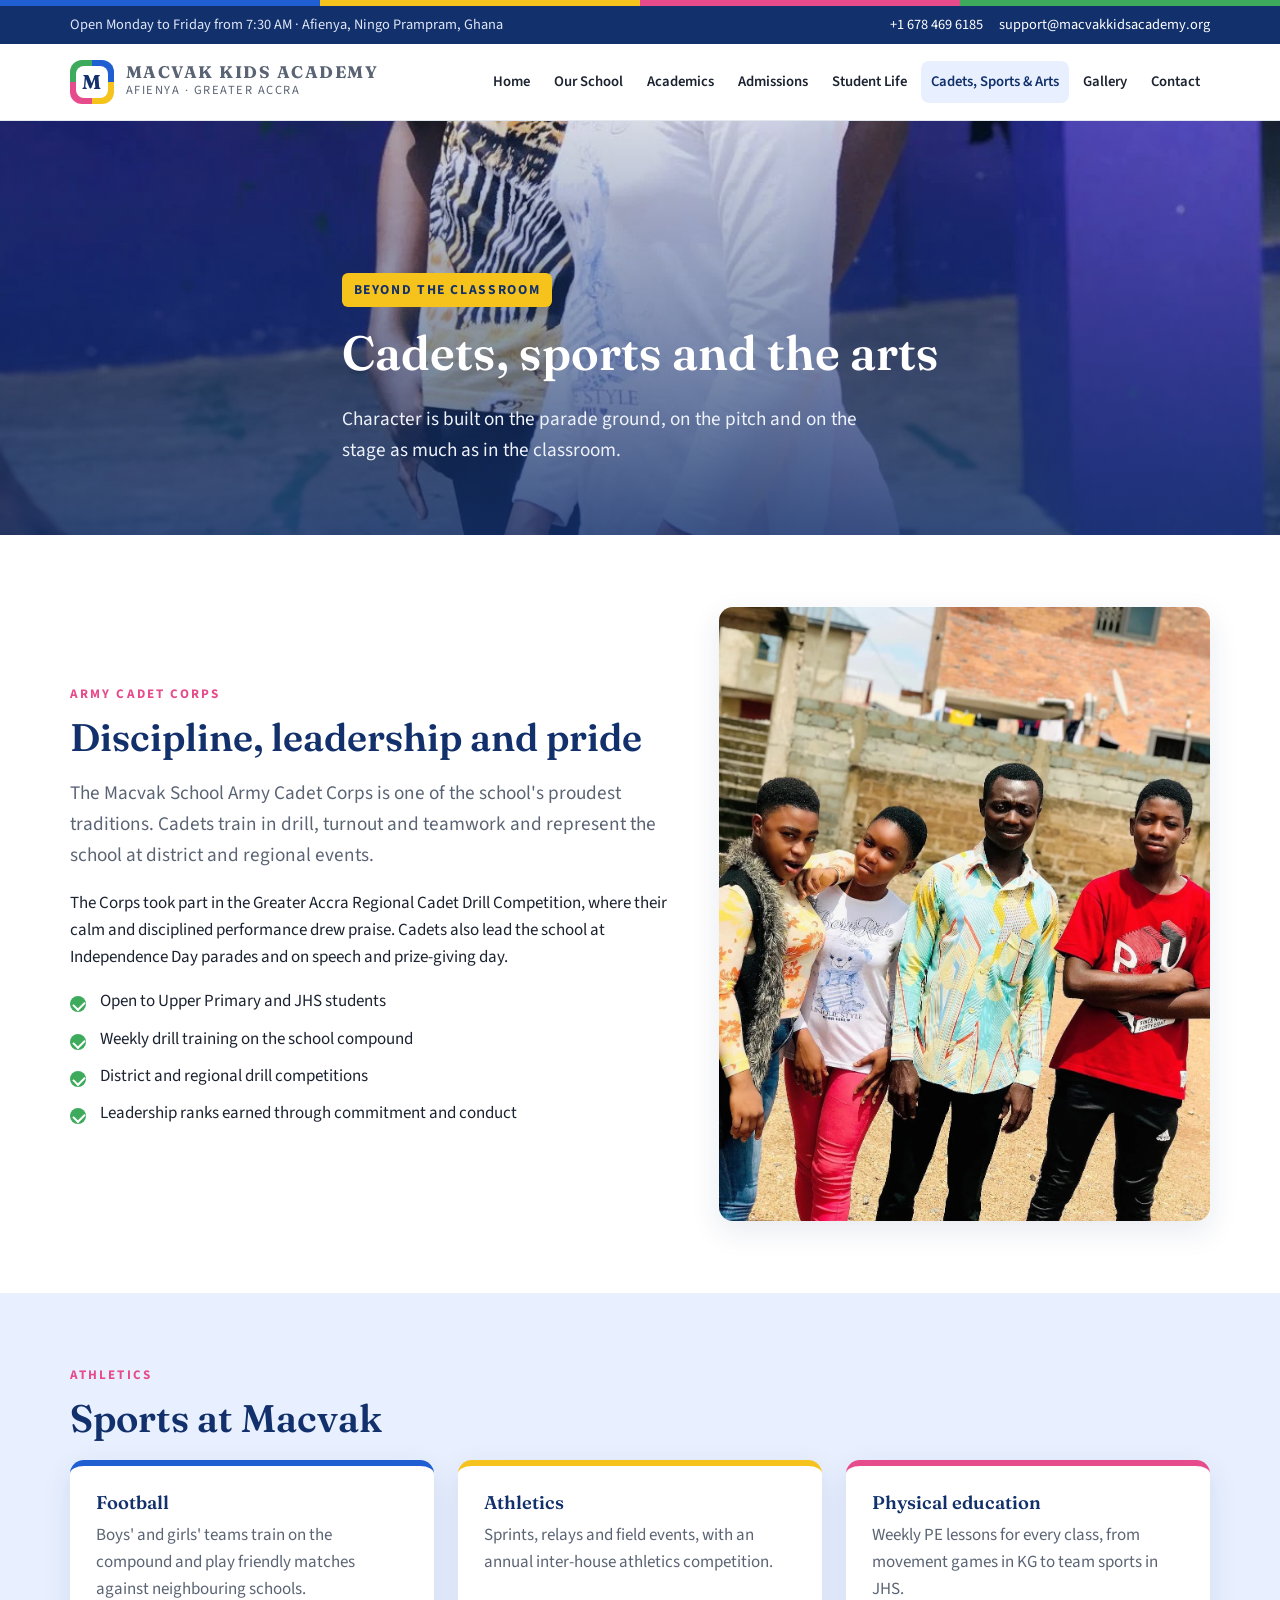
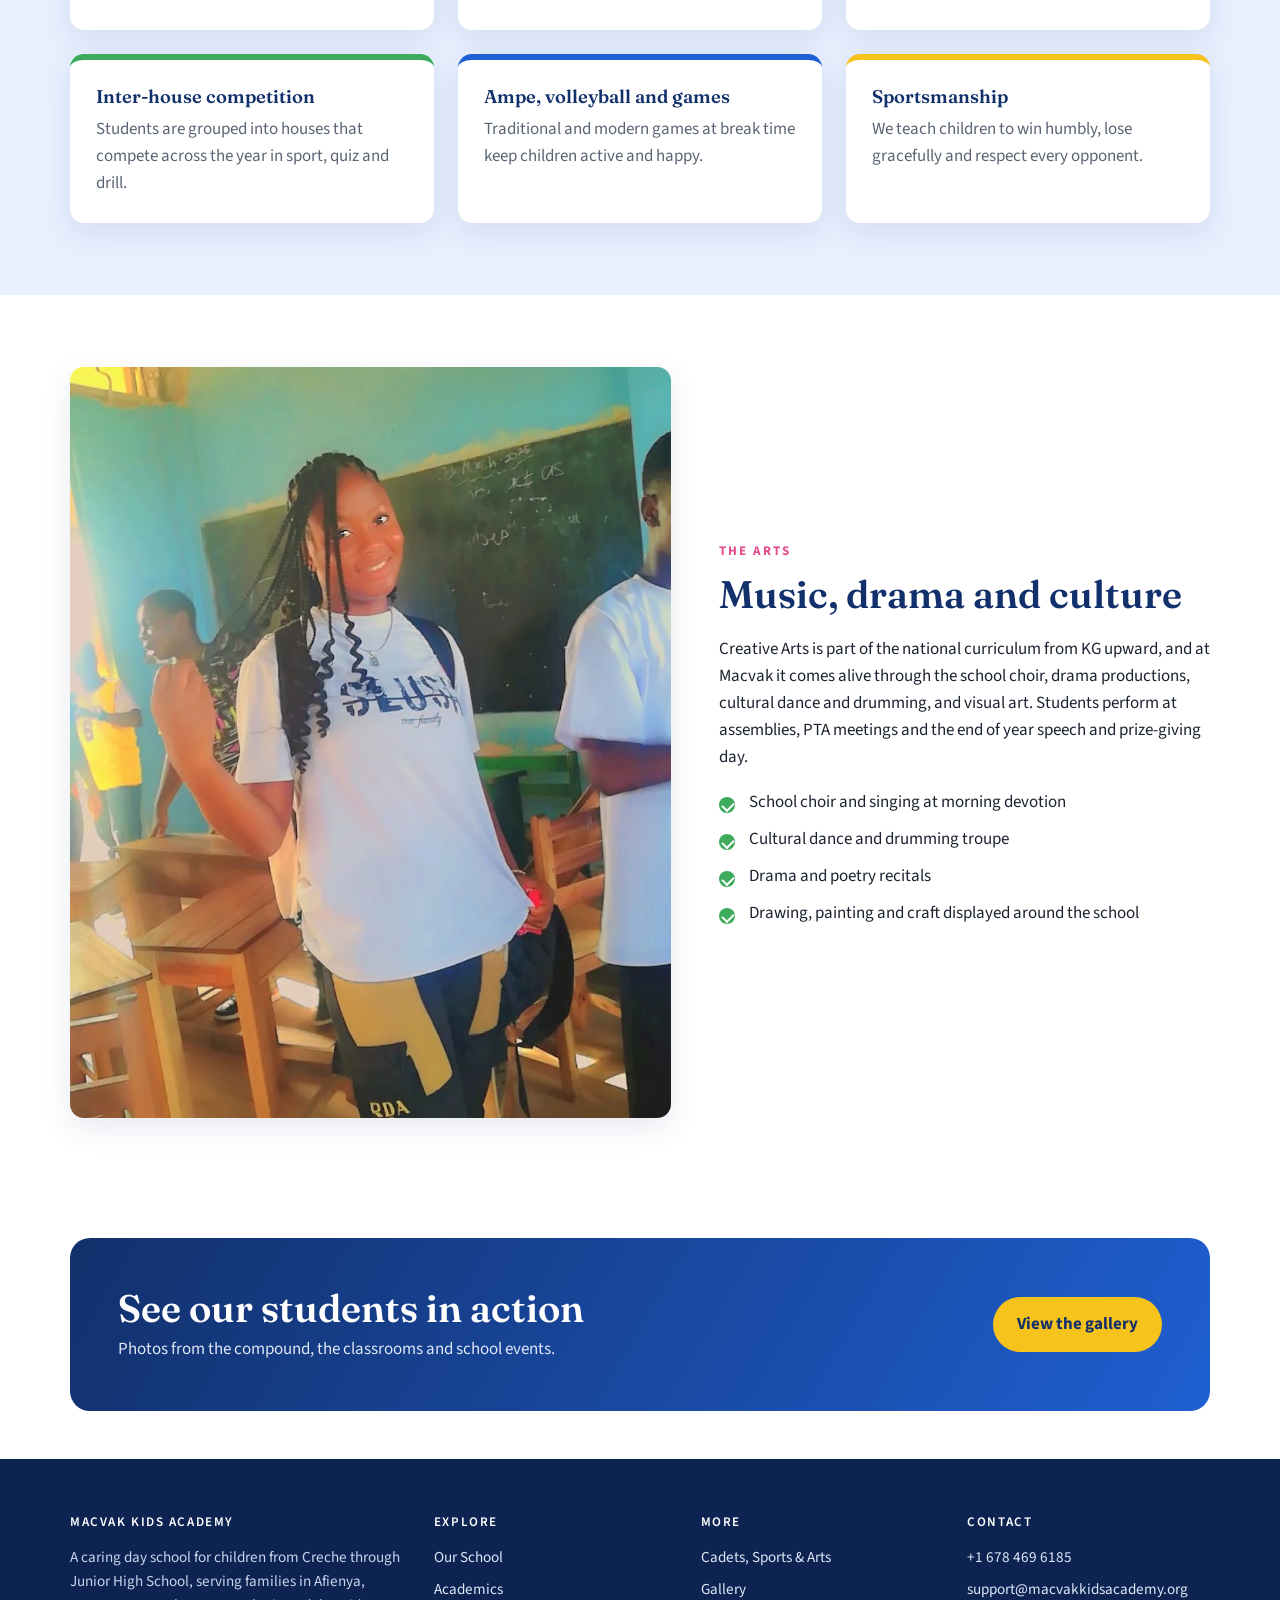
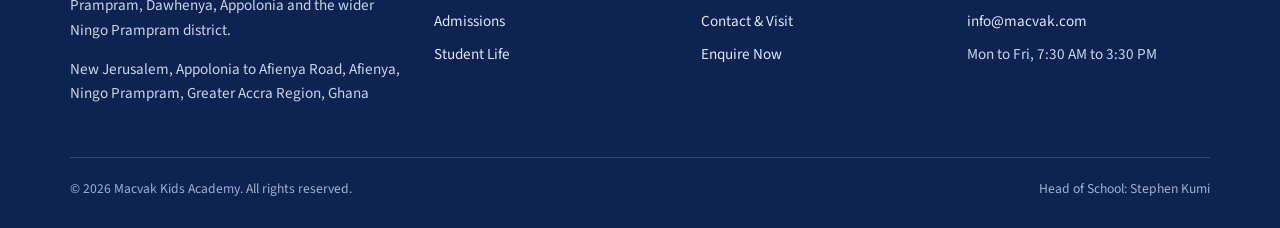
<file: activities.html>
<!DOCTYPE html>
<html lang="en">
<head>
<meta charset="utf-8">
<meta name="viewport" content="width=device-width, initial-scale=1">
<title>Cadets, Sports and Arts | Macvak Kids Academy</title>
<meta name="description" content="The Macvak School Army Cadet Corps, sports and athletics, and music, drama and cultural arts at Macvak Kids Academy.">
<link rel="canonical" href="https://macvakkidsacademy.org/activities">
<meta property="og:title" content="Cadets, Sports and Arts | Macvak Kids Academy">
<meta property="og:description" content="The Macvak School Army Cadet Corps, sports and athletics, and music, drama and cultural arts at Macvak Kids Academy.">
<meta property="og:image" content="https://macvakkidsacademy.org/images/campus-main-block.jpg">
<meta property="og:type" content="website">
<link rel="icon" href="favicon.svg" type="image/svg+xml">
<link rel="preconnect" href="https://fonts.googleapis.com">
<link rel="preconnect" href="https://fonts.gstatic.com" crossorigin>
<link href="https://fonts.googleapis.com/css2?family=Fraunces:opsz,wght@9..144,600;9..144,700&family=Source+Sans+3:wght@400;600;700&display=swap" rel="stylesheet">
<link rel="stylesheet" href="styles.css">
<script type="application/ld+json">
{
  "@context": "https://schema.org",
  "@type": "School",
  "name": "Macvak Kids Academy",
  "url": "https://macvakkidsacademy.org/",
  "telephone": "+16784696185",
  "email": "support@macvakkidsacademy.org",
  "address": {
    "@type": "PostalAddress",
    "streetAddress": "New Jerusalem, Appolonia to Afienya Road",
    "addressLocality": "Afienya, Ningo Prampram",
    "addressRegion": "Greater Accra Region",
    "addressCountry": "GH"
  }
}
</script>
</head>
<body>
<div class="stripe"></div>
<div class="topbar"><div class="wrap">
  <div>Open Monday to Friday from 7:30 AM &middot; Afienya, Ningo Prampram, Ghana</div>
  <div><a href="tel:+16784696185">+1 678 469 6185</a><a href="mailto:support@macvakkidsacademy.org">support@macvakkidsacademy.org</a></div>
</div></div>
<header class="site"><div class="wrap">
  <a class="brand" href="/"><span class="mark"></span><span><b>Macvak Kids Academy</b><span>Afienya &middot; Greater Accra</span></span></a>
  <button class="nav-toggle" aria-expanded="false" aria-controls="mainnav" onclick="const n=document.getElementById('mainnav');n.classList.toggle('open');this.setAttribute('aria-expanded',n.classList.contains('open'))">Menu</button>
  <nav class="main" id="mainnav" aria-label="Main"><ul><li><a href="/">Home</a></li><li><a href="/about">Our School</a></li><li><a href="/academics">Academics</a></li><li><a href="/admissions">Admissions</a></li><li><a href="/student-life">Student Life</a></li><li><a href="/activities" aria-current="page">Cadets, Sports & Arts</a></li><li><a href="/gallery">Gallery</a></li><li><a href="/contact">Contact</a></li></ul></nav>
</div></header>

<div class="hero page-hero">
  <img src="images/students-classroom-block.jpg" alt="">
  <div class="wrap">
    <span class="kicker">Beyond the classroom</span>
    <h1>Cadets, sports and the arts</h1>
    <p>Character is built on the parade ground, on the pitch and on the stage as much as in the classroom.</p>
    <div class="actions"></div>
  </div>
</div>


<section><div class="wrap">
  <div class="split">
    <div>
      <div class="eyebrow">Army Cadet Corps</div>
      <h2>Discipline, leadership and pride</h2>
      <p class="lead">The Macvak School Army Cadet Corps is one of the school's proudest traditions. Cadets train in drill, turnout and teamwork and represent the school at district and regional events.</p>
      <p>The Corps took part in the Greater Accra Regional Cadet Drill Competition, where their calm and disciplined performance drew praise. Cadets also lead the school at Independence Day parades and on speech and prize-giving day.</p>
      <ul class="check">
        <li>Open to Upper Primary and JHS students</li>
        <li>Weekly drill training on the school compound</li>
        <li>District and regional drill competitions</li>
        <li>Leadership ranks earned through commitment and conduct</li>
      </ul>
    </div>
    <img src="images/students-group.jpg" alt="Macvak students and a teacher on the compound">
  </div>
</div></section>

<section class="bg-sky"><div class="wrap">
  <div class="eyebrow">Athletics</div>
  <h2>Sports at Macvak</h2>
  <div class="grid cols-3">
    <div class="tile"><h3>Football</h3><p>Boys' and girls' teams train on the compound and play friendly matches against neighbouring schools.</p></div>
    <div class="tile"><h3>Athletics</h3><p>Sprints, relays and field events, with an annual inter-house athletics competition.</p></div>
    <div class="tile"><h3>Physical education</h3><p>Weekly PE lessons for every class, from movement games in KG to team sports in JHS.</p></div>
    <div class="tile"><h3>Inter-house competition</h3><p>Students are grouped into houses that compete across the year in sport, quiz and drill.</p></div>
    <div class="tile"><h3>Ampe, volleyball and games</h3><p>Traditional and modern games at break time keep children active and happy.</p></div>
    <div class="tile"><h3>Sportsmanship</h3><p>We teach children to win humbly, lose gracefully and respect every opponent.</p></div>
  </div>
</div></section>

<section><div class="wrap">
  <div class="split flip">
    <img src="images/student-classroom.jpg" alt="A Macvak student in class">
    <div>
      <div class="eyebrow">The arts</div>
      <h2>Music, drama and culture</h2>
      <p>Creative Arts is part of the national curriculum from KG upward, and at Macvak it comes alive through the school choir, drama productions, cultural dance and drumming, and visual art. Students perform at assemblies, PTA meetings and the end of year speech and prize-giving day.</p>
      <ul class="check">
        <li>School choir and singing at morning devotion</li>
        <li>Cultural dance and drumming troupe</li>
        <li>Drama and poetry recitals</li>
        <li>Drawing, painting and craft displayed around the school</li>
      </ul>
    </div>
  </div>
</div></section>

<section class="tight"><div class="wrap">
  <div class="cta">
    <div><h2>See our students in action</h2><p>Photos from the compound, the classrooms and school events.</p></div>
    <div><a class="btn primary" href="/gallery">View the gallery</a></div>
  </div>
</div></section>


<footer class="site"><div class="wrap">
  <div class="grid">
    <div>
      <h4>Macvak Kids Academy</h4>
      <p>A caring day school for children from Creche through Junior High School, serving families in Afienya, Prampram, Dawhenya, Appolonia and the wider Ningo Prampram district.</p>
      <p>New Jerusalem, Appolonia to Afienya Road, Afienya, Ningo Prampram, Greater Accra Region, Ghana</p>
    </div>
    <div>
      <h4>Explore</h4>
      <ul><li><a href="/about">Our School</a></li><li><a href="/academics">Academics</a></li><li><a href="/admissions">Admissions</a></li><li><a href="/student-life">Student Life</a></li></ul>
    </div>
    <div>
      <h4>More</h4>
      <ul><li><a href="/activities">Cadets, Sports &amp; Arts</a></li><li><a href="/gallery">Gallery</a></li><li><a href="/contact">Contact &amp; Visit</a></li><li><a href="/admissions#enquire">Enquire Now</a></li></ul>
    </div>
    <div>
      <h4>Contact</h4>
      <ul><li><a href="tel:+16784696185">+1 678 469 6185</a></li><li><a href="mailto:support@macvakkidsacademy.org">support@macvakkidsacademy.org</a></li><li><a href="mailto:info@macvak.com">info@macvak.com</a></li><li>Mon to Fri, 7:30 AM to 3:30 PM</li></ul>
    </div>
  </div>
  <div class="legal"><span>&copy; <span id="yr"></span> Macvak Kids Academy. All rights reserved.</span><span>Head of School: Stephen Kumi</span></div>
</div></footer>
<script>document.getElementById('yr').textContent=new Date().getFullYear()</script>
</body>
</html>
</file>
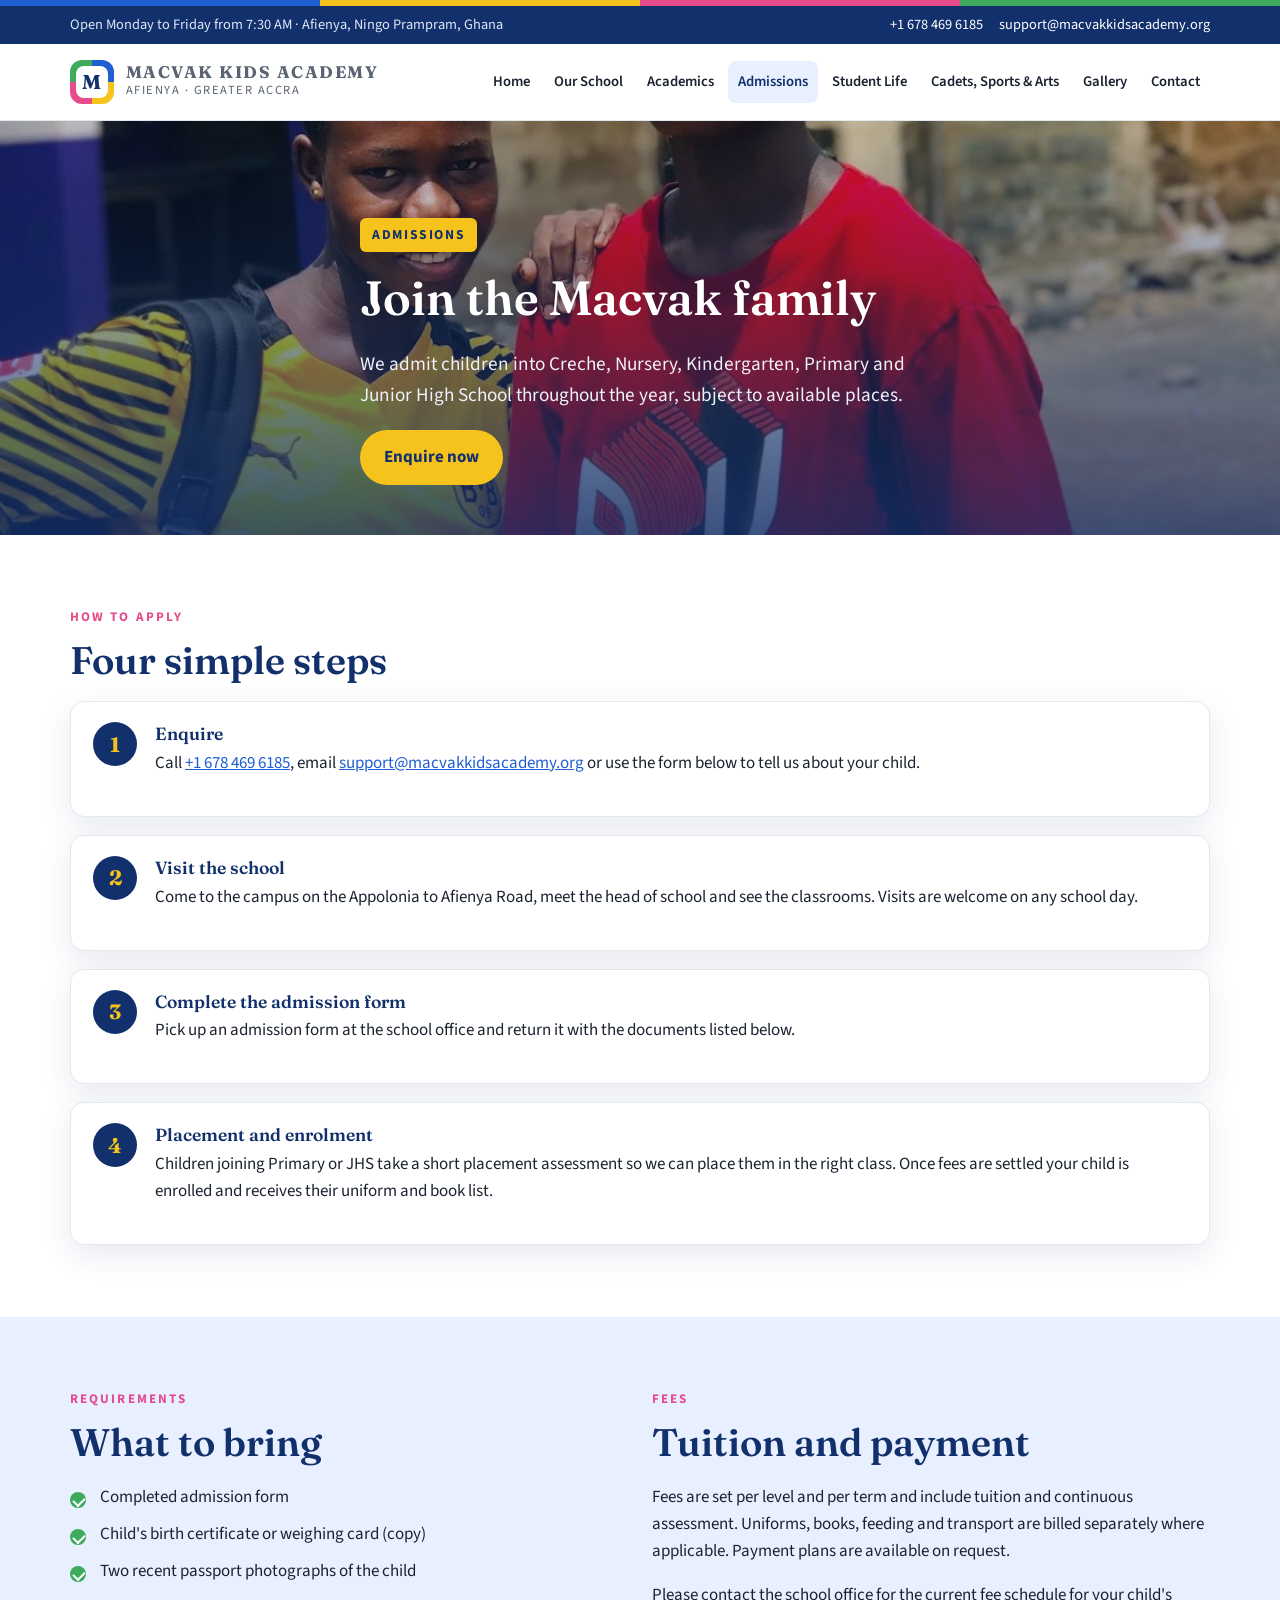
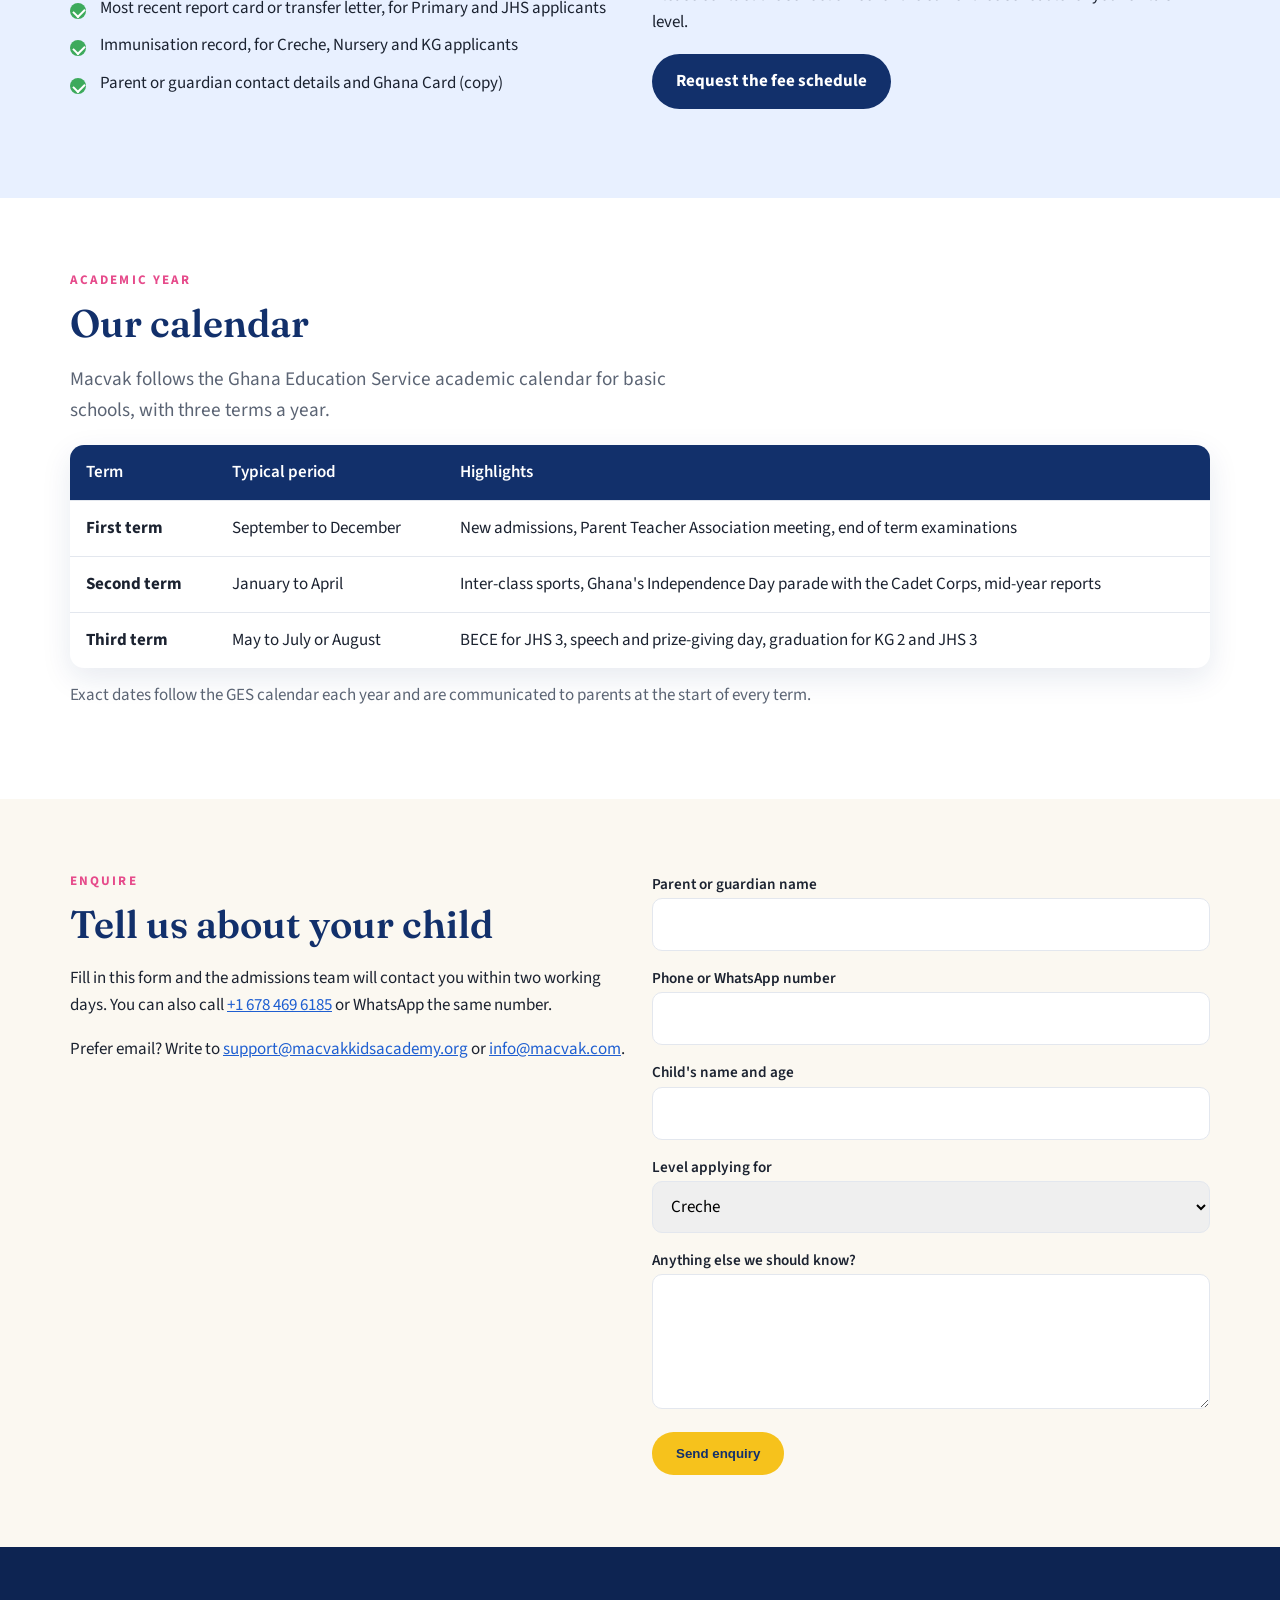
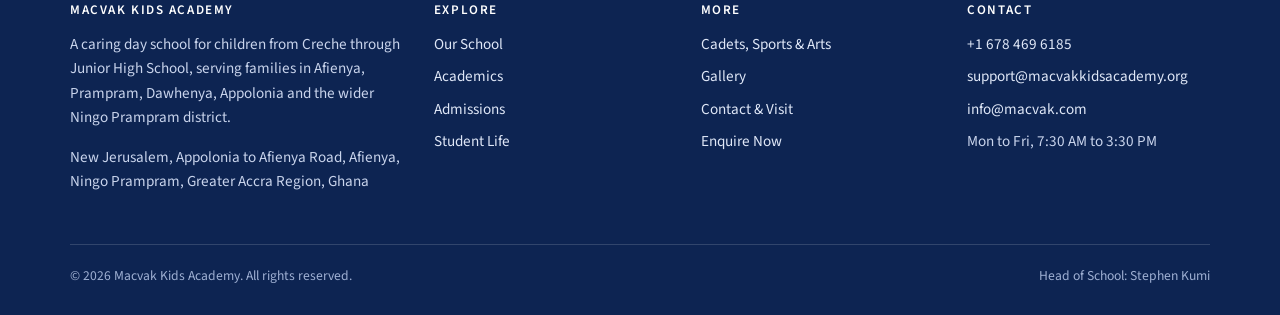
<file: admissions.html>
<!DOCTYPE html>
<html lang="en">
<head>
<meta charset="utf-8">
<meta name="viewport" content="width=device-width, initial-scale=1">
<title>Admissions | Macvak Kids Academy</title>
<meta name="description" content="How to apply to Macvak Kids Academy in Afienya: admission requirements, the application process, the academic calendar and how to enquire about fees.">
<link rel="canonical" href="https://macvakkidsacademy.org/admissions">
<meta property="og:title" content="Admissions | Macvak Kids Academy">
<meta property="og:description" content="How to apply to Macvak Kids Academy in Afienya: admission requirements, the application process, the academic calendar and how to enquire about fees.">
<meta property="og:image" content="https://macvakkidsacademy.org/images/campus-main-block.jpg">
<meta property="og:type" content="website">
<link rel="icon" href="favicon.svg" type="image/svg+xml">
<link rel="preconnect" href="https://fonts.googleapis.com">
<link rel="preconnect" href="https://fonts.gstatic.com" crossorigin>
<link href="https://fonts.googleapis.com/css2?family=Fraunces:opsz,wght@9..144,600;9..144,700&family=Source+Sans+3:wght@400;600;700&display=swap" rel="stylesheet">
<link rel="stylesheet" href="styles.css">
<script type="application/ld+json">
{
  "@context": "https://schema.org",
  "@type": "School",
  "name": "Macvak Kids Academy",
  "url": "https://macvakkidsacademy.org/",
  "telephone": "+16784696185",
  "email": "support@macvakkidsacademy.org",
  "address": {
    "@type": "PostalAddress",
    "streetAddress": "New Jerusalem, Appolonia to Afienya Road",
    "addressLocality": "Afienya, Ningo Prampram",
    "addressRegion": "Greater Accra Region",
    "addressCountry": "GH"
  }
}
</script>
</head>
<body>
<div class="stripe"></div>
<div class="topbar"><div class="wrap">
  <div>Open Monday to Friday from 7:30 AM &middot; Afienya, Ningo Prampram, Ghana</div>
  <div><a href="tel:+16784696185">+1 678 469 6185</a><a href="mailto:support@macvakkidsacademy.org">support@macvakkidsacademy.org</a></div>
</div></div>
<header class="site"><div class="wrap">
  <a class="brand" href="/"><span class="mark"></span><span><b>Macvak Kids Academy</b><span>Afienya &middot; Greater Accra</span></span></a>
  <button class="nav-toggle" aria-expanded="false" aria-controls="mainnav" onclick="const n=document.getElementById('mainnav');n.classList.toggle('open');this.setAttribute('aria-expanded',n.classList.contains('open'))">Menu</button>
  <nav class="main" id="mainnav" aria-label="Main"><ul><li><a href="/">Home</a></li><li><a href="/about">Our School</a></li><li><a href="/academics">Academics</a></li><li><a href="/admissions" aria-current="page">Admissions</a></li><li><a href="/student-life">Student Life</a></li><li><a href="/activities">Cadets, Sports & Arts</a></li><li><a href="/gallery">Gallery</a></li><li><a href="/contact">Contact</a></li></ul></nav>
</div></header>

<div class="hero page-hero">
  <img src="images/students-friends.jpg" alt="">
  <div class="wrap">
    <span class="kicker">Admissions</span>
    <h1>Join the Macvak family</h1>
    <p>We admit children into Creche, Nursery, Kindergarten, Primary and Junior High School throughout the year, subject to available places.</p>
    <div class="actions"><a class="btn primary" href="#enquire">Enquire now</a></div>
  </div>
</div>


<section><div class="wrap">
  <div class="eyebrow">How to apply</div>
  <h2>Four simple steps</h2>
  <ol class="steps">
    <li><h3>Enquire</h3><p>Call <a href="tel:+16784696185">+1 678 469 6185</a>, email <a href="mailto:support@macvakkidsacademy.org">support@macvakkidsacademy.org</a> or use the form below to tell us about your child.</p></li>
    <li><h3>Visit the school</h3><p>Come to the campus on the Appolonia to Afienya Road, meet the head of school and see the classrooms. Visits are welcome on any school day.</p></li>
    <li><h3>Complete the admission form</h3><p>Pick up an admission form at the school office and return it with the documents listed below.</p></li>
    <li><h3>Placement and enrolment</h3><p>Children joining Primary or JHS take a short placement assessment so we can place them in the right class. Once fees are settled your child is enrolled and receives their uniform and book list.</p></li>
  </ol>
</div></section>

<section class="bg-sky"><div class="wrap">
  <div class="grid cols-2">
    <div>
      <div class="eyebrow">Requirements</div>
      <h2>What to bring</h2>
      <ul class="check">
        <li>Completed admission form</li>
        <li>Child's birth certificate or weighing card (copy)</li>
        <li>Two recent passport photographs of the child</li>
        <li>Most recent report card or transfer letter, for Primary and JHS applicants</li>
        <li>Immunisation record, for Creche, Nursery and KG applicants</li>
        <li>Parent or guardian contact details and Ghana Card (copy)</li>
      </ul>
    </div>
    <div>
      <div class="eyebrow">Fees</div>
      <h2>Tuition and payment</h2>
      <p>Fees are set per level and per term and include tuition and continuous assessment. Uniforms, books, feeding and transport are billed separately where applicable. Payment plans are available on request.</p>
      <p>Please contact the school office for the current fee schedule for your child's level.</p>
      <p><a class="btn navy" href="mailto:support@macvakkidsacademy.org?subject=Fee%20schedule%20request">Request the fee schedule</a></p>
    </div>
  </div>
</div></section>

<section><div class="wrap">
  <div class="eyebrow">Academic year</div>
  <h2>Our calendar</h2>
  <p class="lead">Macvak follows the Ghana Education Service academic calendar for basic schools, with three terms a year.</p>
  <table>
    <thead><tr><th>Term</th><th>Typical period</th><th>Highlights</th></tr></thead>
    <tbody>
      <tr><td><strong>First term</strong></td><td>September to December</td><td>New admissions, Parent Teacher Association meeting, end of term examinations</td></tr>
      <tr><td><strong>Second term</strong></td><td>January to April</td><td>Inter-class sports, Ghana's Independence Day parade with the Cadet Corps, mid-year reports</td></tr>
      <tr><td><strong>Third term</strong></td><td>May to July or August</td><td>BECE for JHS 3, speech and prize-giving day, graduation for KG 2 and JHS 3</td></tr>
    </tbody>
  </table>
  <p style="margin-top:14px;color:var(--muted)">Exact dates follow the GES calendar each year and are communicated to parents at the start of every term.</p>
</div></section>

<section class="bg-cream" id="enquire"><div class="wrap">
  <div class="grid cols-2">
    <div>
      <div class="eyebrow">Enquire</div>
      <h2>Tell us about your child</h2>
      <p>Fill in this form and the admissions team will contact you within two working days. You can also call <a href="tel:+16784696185">+1 678 469 6185</a> or WhatsApp the same number.</p>
      <p>Prefer email? Write to <a href="mailto:support@macvakkidsacademy.org">support@macvakkidsacademy.org</a> or <a href="mailto:info@macvak.com">info@macvak.com</a>.</p>
    </div>
    <form class="enquiry" action="mailto:support@macvakkidsacademy.org" method="post" enctype="text/plain">
      <div><label for="pname">Parent or guardian name</label><input id="pname" name="Parent" required></div>
      <div><label for="pphone">Phone or WhatsApp number</label><input id="pphone" name="Phone" required></div>
      <div><label for="cname">Child's name and age</label><input id="cname" name="Child" required></div>
      <div><label for="level">Level applying for</label><select id="level" name="Level"><option>Creche</option><option>Nursery</option><option>Kindergarten</option><option>Primary 1 to 3</option><option>Primary 4 to 6</option><option>JHS 1 to 3</option></select></div>
      <div><label for="msg">Anything else we should know?</label><textarea id="msg" name="Message" rows="4"></textarea></div>
      <div><button class="btn primary" type="submit">Send enquiry</button></div>
    </form>
  </div>
</div></section>


<footer class="site"><div class="wrap">
  <div class="grid">
    <div>
      <h4>Macvak Kids Academy</h4>
      <p>A caring day school for children from Creche through Junior High School, serving families in Afienya, Prampram, Dawhenya, Appolonia and the wider Ningo Prampram district.</p>
      <p>New Jerusalem, Appolonia to Afienya Road, Afienya, Ningo Prampram, Greater Accra Region, Ghana</p>
    </div>
    <div>
      <h4>Explore</h4>
      <ul><li><a href="/about">Our School</a></li><li><a href="/academics">Academics</a></li><li><a href="/admissions">Admissions</a></li><li><a href="/student-life">Student Life</a></li></ul>
    </div>
    <div>
      <h4>More</h4>
      <ul><li><a href="/activities">Cadets, Sports &amp; Arts</a></li><li><a href="/gallery">Gallery</a></li><li><a href="/contact">Contact &amp; Visit</a></li><li><a href="/admissions#enquire">Enquire Now</a></li></ul>
    </div>
    <div>
      <h4>Contact</h4>
      <ul><li><a href="tel:+16784696185">+1 678 469 6185</a></li><li><a href="mailto:support@macvakkidsacademy.org">support@macvakkidsacademy.org</a></li><li><a href="mailto:info@macvak.com">info@macvak.com</a></li><li>Mon to Fri, 7:30 AM to 3:30 PM</li></ul>
    </div>
  </div>
  <div class="legal"><span>&copy; <span id="yr"></span> Macvak Kids Academy. All rights reserved.</span><span>Head of School: Stephen Kumi</span></div>
</div></footer>
<script>document.getElementById('yr').textContent=new Date().getFullYear()</script>
</body>
</html>
</file>
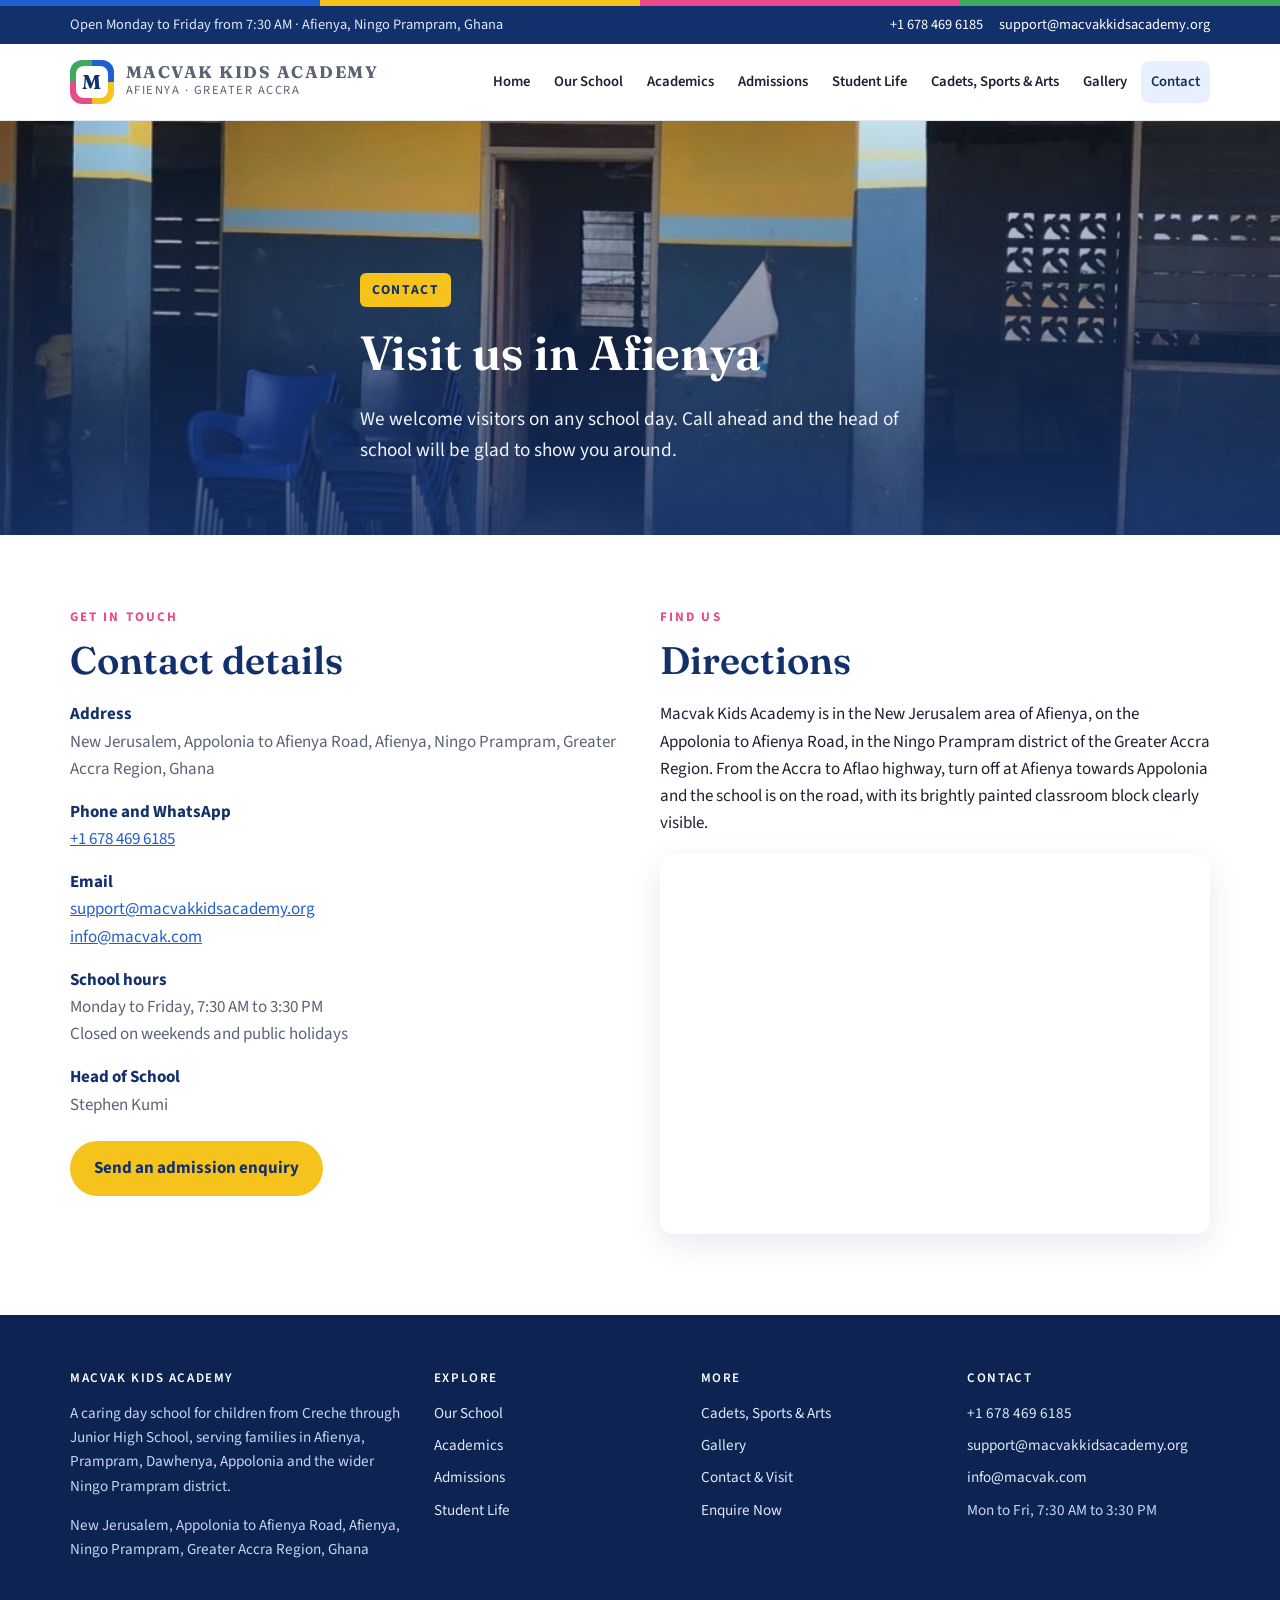
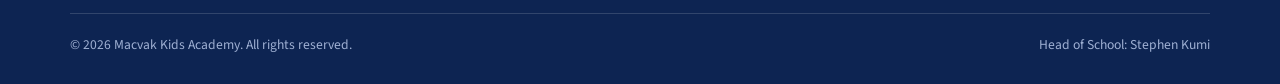
<file: contact.html>
<!DOCTYPE html>
<html lang="en">
<head>
<meta charset="utf-8">
<meta name="viewport" content="width=device-width, initial-scale=1">
<title>Contact and Visit | Macvak Kids Academy</title>
<meta name="description" content="Contact Macvak Kids Academy in Afienya, Ningo Prampram: phone, email, address, directions and school hours.">
<link rel="canonical" href="https://macvakkidsacademy.org/contact">
<meta property="og:title" content="Contact and Visit | Macvak Kids Academy">
<meta property="og:description" content="Contact Macvak Kids Academy in Afienya, Ningo Prampram: phone, email, address, directions and school hours.">
<meta property="og:image" content="https://macvakkidsacademy.org/images/campus-main-block.jpg">
<meta property="og:type" content="website">
<link rel="icon" href="favicon.svg" type="image/svg+xml">
<link rel="preconnect" href="https://fonts.googleapis.com">
<link rel="preconnect" href="https://fonts.gstatic.com" crossorigin>
<link href="https://fonts.googleapis.com/css2?family=Fraunces:opsz,wght@9..144,600;9..144,700&family=Source+Sans+3:wght@400;600;700&display=swap" rel="stylesheet">
<link rel="stylesheet" href="styles.css">
<script type="application/ld+json">
{
  "@context": "https://schema.org",
  "@type": "School",
  "name": "Macvak Kids Academy",
  "url": "https://macvakkidsacademy.org/",
  "telephone": "+16784696185",
  "email": "support@macvakkidsacademy.org",
  "address": {
    "@type": "PostalAddress",
    "streetAddress": "New Jerusalem, Appolonia to Afienya Road",
    "addressLocality": "Afienya, Ningo Prampram",
    "addressRegion": "Greater Accra Region",
    "addressCountry": "GH"
  }
}
</script>
</head>
<body>
<div class="stripe"></div>
<div class="topbar"><div class="wrap">
  <div>Open Monday to Friday from 7:30 AM &middot; Afienya, Ningo Prampram, Ghana</div>
  <div><a href="tel:+16784696185">+1 678 469 6185</a><a href="mailto:support@macvakkidsacademy.org">support@macvakkidsacademy.org</a></div>
</div></div>
<header class="site"><div class="wrap">
  <a class="brand" href="/"><span class="mark"></span><span><b>Macvak Kids Academy</b><span>Afienya &middot; Greater Accra</span></span></a>
  <button class="nav-toggle" aria-expanded="false" aria-controls="mainnav" onclick="const n=document.getElementById('mainnav');n.classList.toggle('open');this.setAttribute('aria-expanded',n.classList.contains('open'))">Menu</button>
  <nav class="main" id="mainnav" aria-label="Main"><ul><li><a href="/">Home</a></li><li><a href="/about">Our School</a></li><li><a href="/academics">Academics</a></li><li><a href="/admissions">Admissions</a></li><li><a href="/student-life">Student Life</a></li><li><a href="/activities">Cadets, Sports & Arts</a></li><li><a href="/gallery">Gallery</a></li><li><a href="/contact" aria-current="page">Contact</a></li></ul></nav>
</div></header>

<div class="hero page-hero">
  <img src="images/campus-office-classrooms.jpg" alt="">
  <div class="wrap">
    <span class="kicker">Contact</span>
    <h1>Visit us in Afienya</h1>
    <p>We welcome visitors on any school day. Call ahead and the head of school will be glad to show you around.</p>
    <div class="actions"></div>
  </div>
</div>


<section><div class="wrap">
  <div class="contact-grid">
    <div>
      <div class="eyebrow">Get in touch</div>
      <h2>Contact details</h2>
      <dl>
        <dt>Address</dt><dd>New Jerusalem, Appolonia to Afienya Road, Afienya, Ningo Prampram, Greater Accra Region, Ghana</dd>
        <dt>Phone and WhatsApp</dt><dd><a href="tel:+16784696185">+1 678 469 6185</a></dd>
        <dt>Email</dt><dd><a href="mailto:support@macvakkidsacademy.org">support@macvakkidsacademy.org</a><br><a href="mailto:info@macvak.com">info@macvak.com</a></dd>
        <dt>School hours</dt><dd>Monday to Friday, 7:30 AM to 3:30 PM<br>Closed on weekends and public holidays</dd>
        <dt>Head of School</dt><dd>Stephen Kumi</dd>
      </dl>
      <p style="margin-top:22px"><a class="btn primary" href="/admissions#enquire">Send an admission enquiry</a></p>
    </div>
    <div>
      <div class="eyebrow">Find us</div>
      <h2>Directions</h2>
      <p>Macvak Kids Academy is in the New Jerusalem area of Afienya, on the Appolonia to Afienya Road, in the Ningo Prampram district of the Greater Accra Region. From the Accra to Aflao highway, turn off at Afienya towards Appolonia and the school is on the road, with its brightly painted classroom block clearly visible.</p>
      <iframe class="map" loading="lazy" referrerpolicy="no-referrer-when-downgrade" title="Map showing Macvak Kids Academy in Afienya" src="https://www.google.com/maps?q=Macvak+Kids+Academy,+Afienya,+Ghana&output=embed"></iframe>
    </div>
  </div>
</div></section>


<footer class="site"><div class="wrap">
  <div class="grid">
    <div>
      <h4>Macvak Kids Academy</h4>
      <p>A caring day school for children from Creche through Junior High School, serving families in Afienya, Prampram, Dawhenya, Appolonia and the wider Ningo Prampram district.</p>
      <p>New Jerusalem, Appolonia to Afienya Road, Afienya, Ningo Prampram, Greater Accra Region, Ghana</p>
    </div>
    <div>
      <h4>Explore</h4>
      <ul><li><a href="/about">Our School</a></li><li><a href="/academics">Academics</a></li><li><a href="/admissions">Admissions</a></li><li><a href="/student-life">Student Life</a></li></ul>
    </div>
    <div>
      <h4>More</h4>
      <ul><li><a href="/activities">Cadets, Sports &amp; Arts</a></li><li><a href="/gallery">Gallery</a></li><li><a href="/contact">Contact &amp; Visit</a></li><li><a href="/admissions#enquire">Enquire Now</a></li></ul>
    </div>
    <div>
      <h4>Contact</h4>
      <ul><li><a href="tel:+16784696185">+1 678 469 6185</a></li><li><a href="mailto:support@macvakkidsacademy.org">support@macvakkidsacademy.org</a></li><li><a href="mailto:info@macvak.com">info@macvak.com</a></li><li>Mon to Fri, 7:30 AM to 3:30 PM</li></ul>
    </div>
  </div>
  <div class="legal"><span>&copy; <span id="yr"></span> Macvak Kids Academy. All rights reserved.</span><span>Head of School: Stephen Kumi</span></div>
</div></footer>
<script>document.getElementById('yr').textContent=new Date().getFullYear()</script>
</body>
</html>
</file>
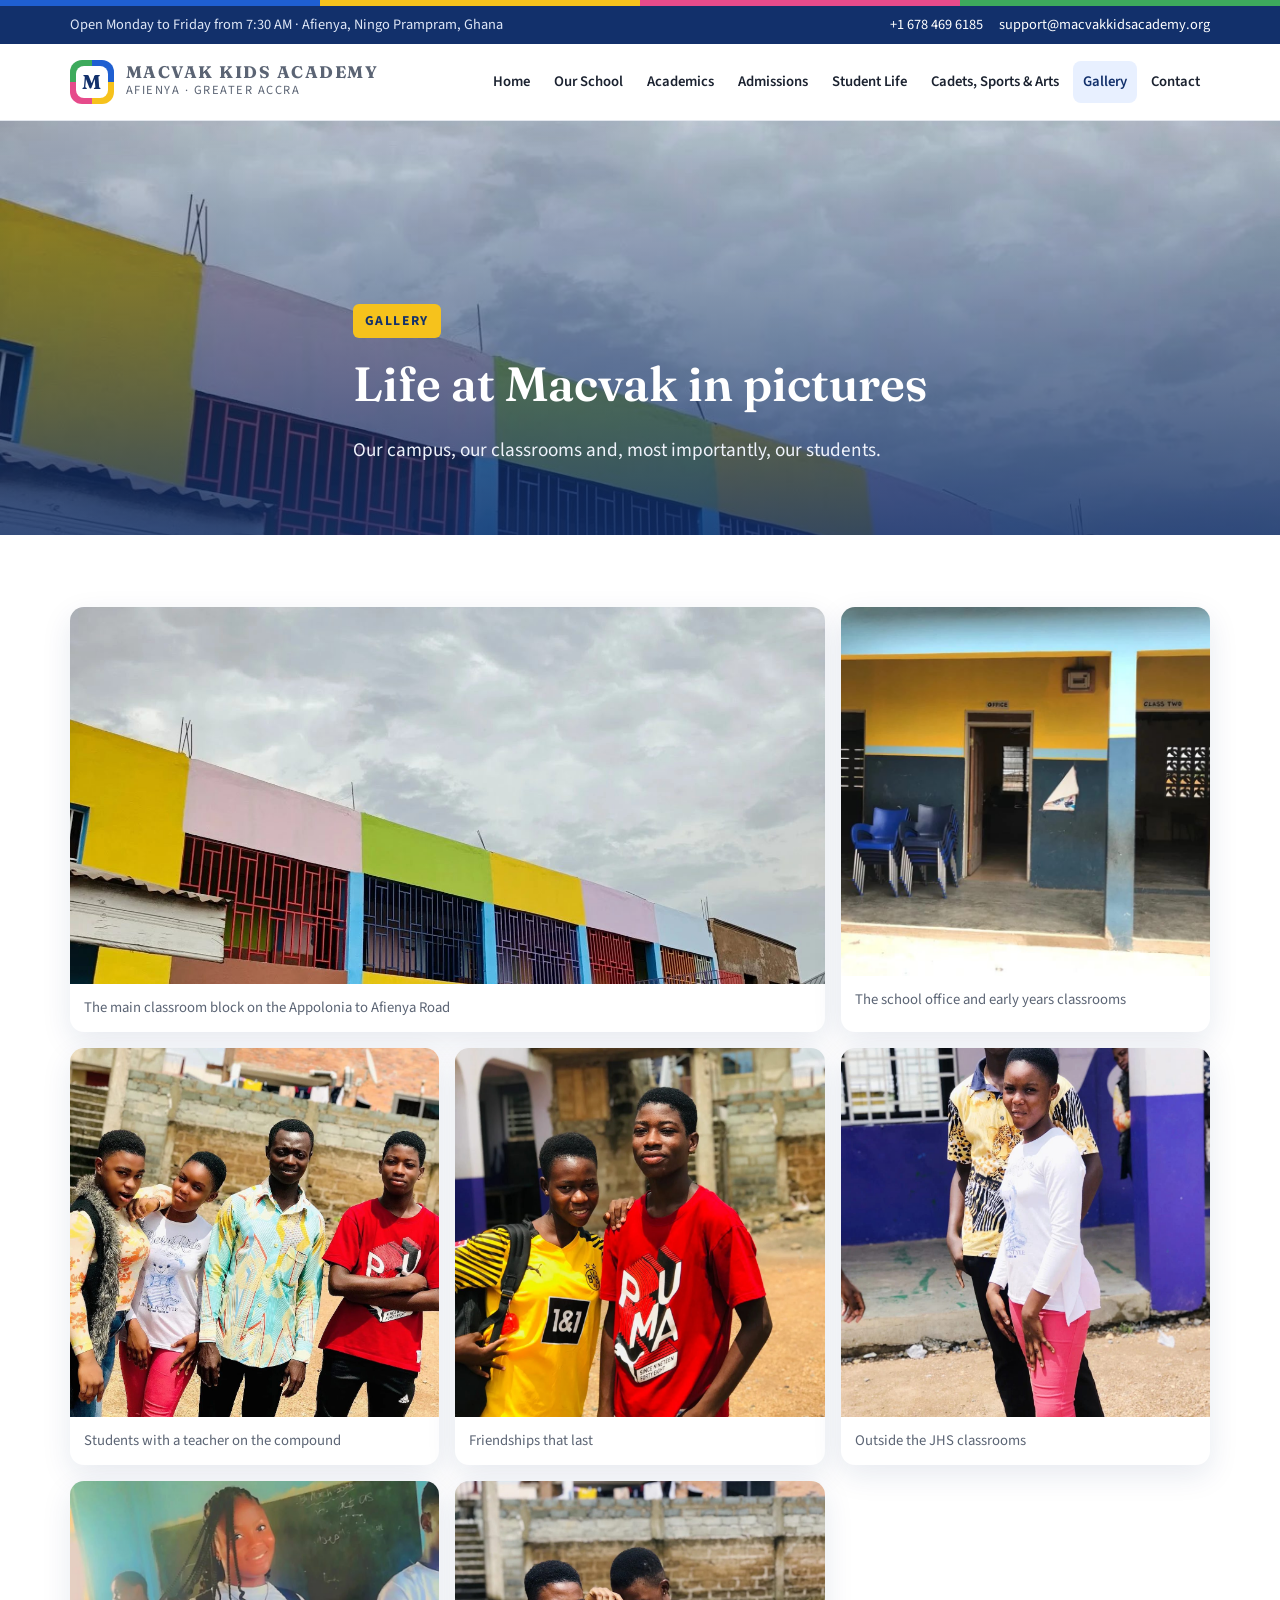
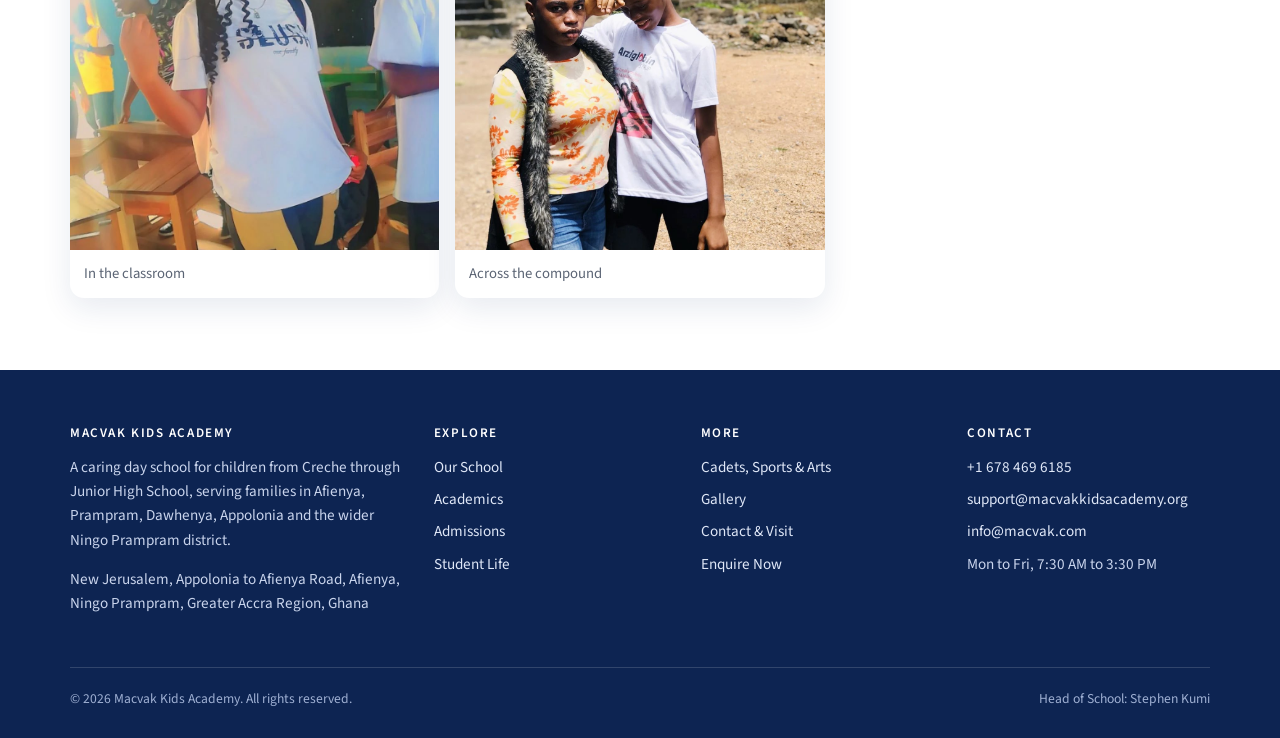
<file: gallery.html>
<!DOCTYPE html>
<html lang="en">
<head>
<meta charset="utf-8">
<meta name="viewport" content="width=device-width, initial-scale=1">
<title>Gallery | Macvak Kids Academy</title>
<meta name="description" content="Photos of Macvak Kids Academy in Afienya: the campus, classrooms and students.">
<link rel="canonical" href="https://macvakkidsacademy.org/gallery">
<meta property="og:title" content="Gallery | Macvak Kids Academy">
<meta property="og:description" content="Photos of Macvak Kids Academy in Afienya: the campus, classrooms and students.">
<meta property="og:image" content="https://macvakkidsacademy.org/images/campus-main-block.jpg">
<meta property="og:type" content="website">
<link rel="icon" href="favicon.svg" type="image/svg+xml">
<link rel="preconnect" href="https://fonts.googleapis.com">
<link rel="preconnect" href="https://fonts.gstatic.com" crossorigin>
<link href="https://fonts.googleapis.com/css2?family=Fraunces:opsz,wght@9..144,600;9..144,700&family=Source+Sans+3:wght@400;600;700&display=swap" rel="stylesheet">
<link rel="stylesheet" href="styles.css">
<script type="application/ld+json">
{
  "@context": "https://schema.org",
  "@type": "School",
  "name": "Macvak Kids Academy",
  "url": "https://macvakkidsacademy.org/",
  "telephone": "+16784696185",
  "email": "support@macvakkidsacademy.org",
  "address": {
    "@type": "PostalAddress",
    "streetAddress": "New Jerusalem, Appolonia to Afienya Road",
    "addressLocality": "Afienya, Ningo Prampram",
    "addressRegion": "Greater Accra Region",
    "addressCountry": "GH"
  }
}
</script>
</head>
<body>
<div class="stripe"></div>
<div class="topbar"><div class="wrap">
  <div>Open Monday to Friday from 7:30 AM &middot; Afienya, Ningo Prampram, Ghana</div>
  <div><a href="tel:+16784696185">+1 678 469 6185</a><a href="mailto:support@macvakkidsacademy.org">support@macvakkidsacademy.org</a></div>
</div></div>
<header class="site"><div class="wrap">
  <a class="brand" href="/"><span class="mark"></span><span><b>Macvak Kids Academy</b><span>Afienya &middot; Greater Accra</span></span></a>
  <button class="nav-toggle" aria-expanded="false" aria-controls="mainnav" onclick="const n=document.getElementById('mainnav');n.classList.toggle('open');this.setAttribute('aria-expanded',n.classList.contains('open'))">Menu</button>
  <nav class="main" id="mainnav" aria-label="Main"><ul><li><a href="/">Home</a></li><li><a href="/about">Our School</a></li><li><a href="/academics">Academics</a></li><li><a href="/admissions">Admissions</a></li><li><a href="/student-life">Student Life</a></li><li><a href="/activities">Cadets, Sports & Arts</a></li><li><a href="/gallery" aria-current="page">Gallery</a></li><li><a href="/contact">Contact</a></li></ul></nav>
</div></header>

<div class="hero page-hero">
  <img src="images/campus-main-block.jpg" alt="">
  <div class="wrap">
    <span class="kicker">Gallery</span>
    <h1>Life at Macvak in pictures</h1>
    <p>Our campus, our classrooms and, most importantly, our students.</p>
    <div class="actions"></div>
  </div>
</div>


<section><div class="wrap">
  <div class="gallery">
    <figure class="wide"><a href="images/campus-main-block.jpg"><img src="images/campus-main-block.jpg" alt="The main classroom block painted in blue, yellow, pink and green"></a><figcaption>The main classroom block on the Appolonia to Afienya Road</figcaption></figure>
    <figure><a href="images/campus-office-classrooms.jpg"><img src="images/campus-office-classrooms.jpg" alt="The school office and classroom block"></a><figcaption>The school office and early years classrooms</figcaption></figure>
    <figure><a href="images/students-group.jpg"><img src="images/students-group.jpg" alt="Students with a teacher on the compound"></a><figcaption>Students with a teacher on the compound</figcaption></figure>
    <figure><a href="images/students-friends.jpg"><img src="images/students-friends.jpg" alt="Two students smiling"></a><figcaption>Friendships that last</figcaption></figure>
    <figure><a href="images/students-classroom-block.jpg"><img src="images/students-classroom-block.jpg" alt="Students outside the classroom block"></a><figcaption>Outside the JHS classrooms</figcaption></figure>
    <figure><a href="images/student-classroom.jpg"><img src="images/student-classroom.jpg" alt="A student in a classroom"></a><figcaption>In the classroom</figcaption></figure>
    <figure><a href="images/students-campus.jpg"><img src="images/students-campus.jpg" alt="Students walking across the compound"></a><figcaption>Across the compound</figcaption></figure>
  </div>
</div></section>


<footer class="site"><div class="wrap">
  <div class="grid">
    <div>
      <h4>Macvak Kids Academy</h4>
      <p>A caring day school for children from Creche through Junior High School, serving families in Afienya, Prampram, Dawhenya, Appolonia and the wider Ningo Prampram district.</p>
      <p>New Jerusalem, Appolonia to Afienya Road, Afienya, Ningo Prampram, Greater Accra Region, Ghana</p>
    </div>
    <div>
      <h4>Explore</h4>
      <ul><li><a href="/about">Our School</a></li><li><a href="/academics">Academics</a></li><li><a href="/admissions">Admissions</a></li><li><a href="/student-life">Student Life</a></li></ul>
    </div>
    <div>
      <h4>More</h4>
      <ul><li><a href="/activities">Cadets, Sports &amp; Arts</a></li><li><a href="/gallery">Gallery</a></li><li><a href="/contact">Contact &amp; Visit</a></li><li><a href="/admissions#enquire">Enquire Now</a></li></ul>
    </div>
    <div>
      <h4>Contact</h4>
      <ul><li><a href="tel:+16784696185">+1 678 469 6185</a></li><li><a href="mailto:support@macvakkidsacademy.org">support@macvakkidsacademy.org</a></li><li><a href="mailto:info@macvak.com">info@macvak.com</a></li><li>Mon to Fri, 7:30 AM to 3:30 PM</li></ul>
    </div>
  </div>
  <div class="legal"><span>&copy; <span id="yr"></span> Macvak Kids Academy. All rights reserved.</span><span>Head of School: Stephen Kumi</span></div>
</div></footer>
<script>document.getElementById('yr').textContent=new Date().getFullYear()</script>
</body>
</html>
</file>
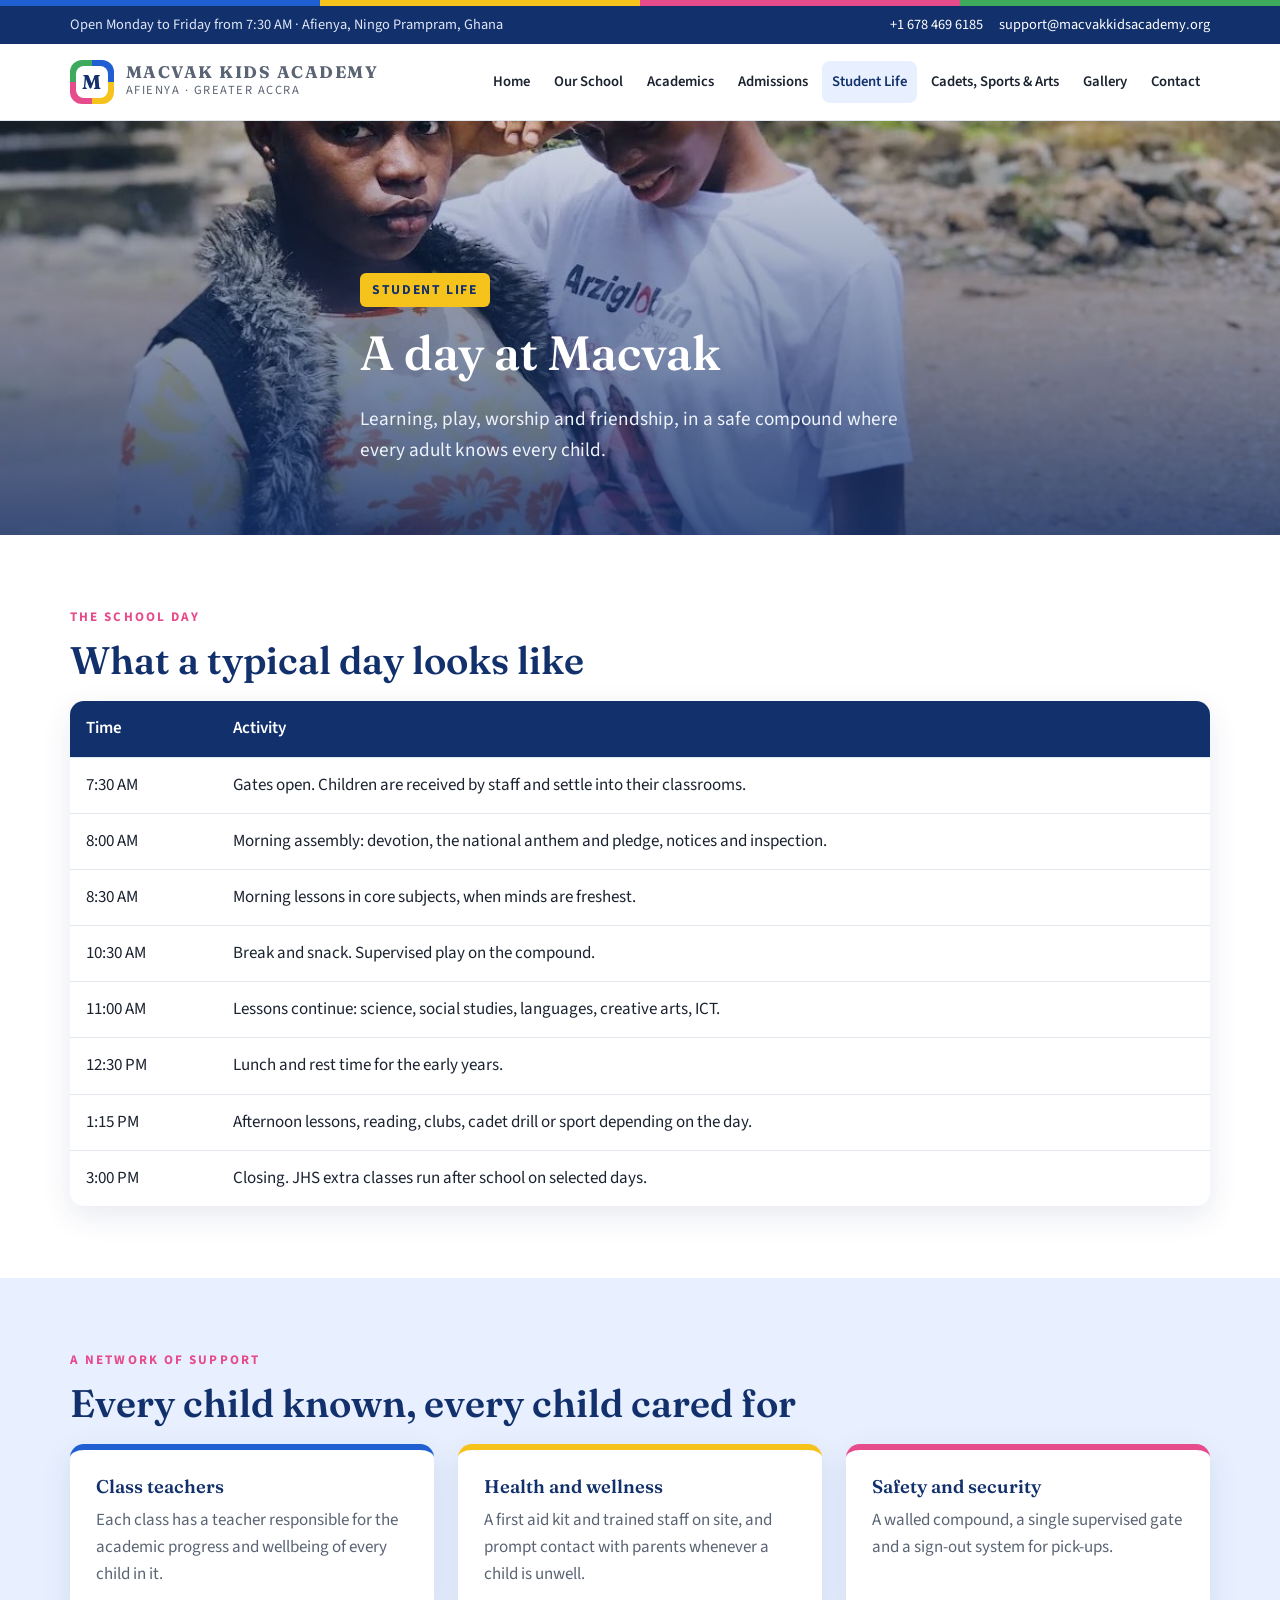
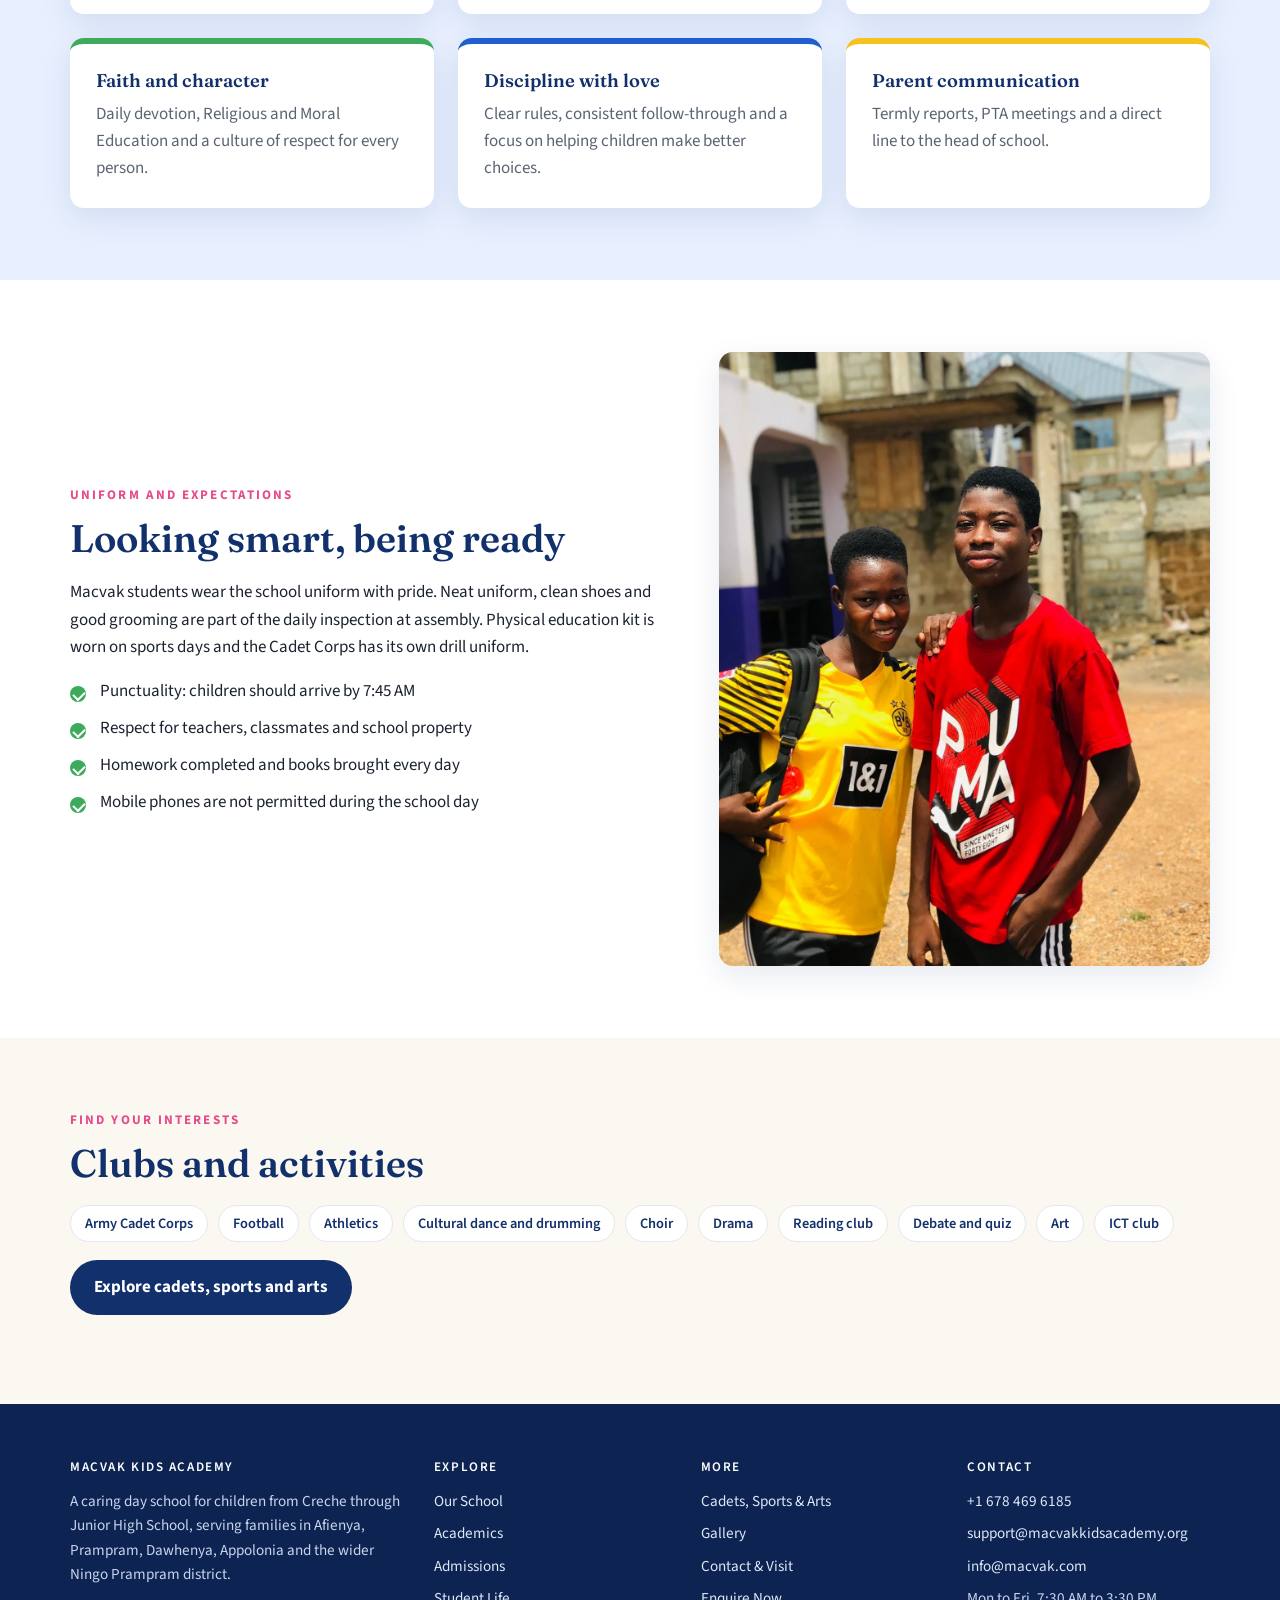
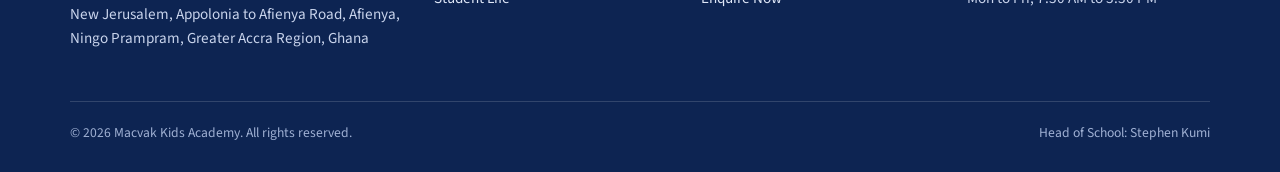
<file: student-life.html>
<!DOCTYPE html>
<html lang="en">
<head>
<meta charset="utf-8">
<meta name="viewport" content="width=device-width, initial-scale=1">
<title>Student Life | Macvak Kids Academy</title>
<meta name="description" content="A day at Macvak Kids Academy: the school day, our values, pastoral care, uniform, health and safety, and how we support every child.">
<link rel="canonical" href="https://macvakkidsacademy.org/student-life">
<meta property="og:title" content="Student Life | Macvak Kids Academy">
<meta property="og:description" content="A day at Macvak Kids Academy: the school day, our values, pastoral care, uniform, health and safety, and how we support every child.">
<meta property="og:image" content="https://macvakkidsacademy.org/images/campus-main-block.jpg">
<meta property="og:type" content="website">
<link rel="icon" href="favicon.svg" type="image/svg+xml">
<link rel="preconnect" href="https://fonts.googleapis.com">
<link rel="preconnect" href="https://fonts.gstatic.com" crossorigin>
<link href="https://fonts.googleapis.com/css2?family=Fraunces:opsz,wght@9..144,600;9..144,700&family=Source+Sans+3:wght@400;600;700&display=swap" rel="stylesheet">
<link rel="stylesheet" href="styles.css">
<script type="application/ld+json">
{
  "@context": "https://schema.org",
  "@type": "School",
  "name": "Macvak Kids Academy",
  "url": "https://macvakkidsacademy.org/",
  "telephone": "+16784696185",
  "email": "support@macvakkidsacademy.org",
  "address": {
    "@type": "PostalAddress",
    "streetAddress": "New Jerusalem, Appolonia to Afienya Road",
    "addressLocality": "Afienya, Ningo Prampram",
    "addressRegion": "Greater Accra Region",
    "addressCountry": "GH"
  }
}
</script>
</head>
<body>
<div class="stripe"></div>
<div class="topbar"><div class="wrap">
  <div>Open Monday to Friday from 7:30 AM &middot; Afienya, Ningo Prampram, Ghana</div>
  <div><a href="tel:+16784696185">+1 678 469 6185</a><a href="mailto:support@macvakkidsacademy.org">support@macvakkidsacademy.org</a></div>
</div></div>
<header class="site"><div class="wrap">
  <a class="brand" href="/"><span class="mark"></span><span><b>Macvak Kids Academy</b><span>Afienya &middot; Greater Accra</span></span></a>
  <button class="nav-toggle" aria-expanded="false" aria-controls="mainnav" onclick="const n=document.getElementById('mainnav');n.classList.toggle('open');this.setAttribute('aria-expanded',n.classList.contains('open'))">Menu</button>
  <nav class="main" id="mainnav" aria-label="Main"><ul><li><a href="/">Home</a></li><li><a href="/about">Our School</a></li><li><a href="/academics">Academics</a></li><li><a href="/admissions">Admissions</a></li><li><a href="/student-life" aria-current="page">Student Life</a></li><li><a href="/activities">Cadets, Sports & Arts</a></li><li><a href="/gallery">Gallery</a></li><li><a href="/contact">Contact</a></li></ul></nav>
</div></header>

<div class="hero page-hero">
  <img src="images/students-campus.jpg" alt="">
  <div class="wrap">
    <span class="kicker">Student Life</span>
    <h1>A day at Macvak</h1>
    <p>Learning, play, worship and friendship, in a safe compound where every adult knows every child.</p>
    <div class="actions"></div>
  </div>
</div>


<section><div class="wrap">
  <div class="eyebrow">The school day</div>
  <h2>What a typical day looks like</h2>
  <table>
    <thead><tr><th>Time</th><th>Activity</th></tr></thead>
    <tbody>
      <tr><td>7:30 AM</td><td>Gates open. Children are received by staff and settle into their classrooms.</td></tr>
      <tr><td>8:00 AM</td><td>Morning assembly: devotion, the national anthem and pledge, notices and inspection.</td></tr>
      <tr><td>8:30 AM</td><td>Morning lessons in core subjects, when minds are freshest.</td></tr>
      <tr><td>10:30 AM</td><td>Break and snack. Supervised play on the compound.</td></tr>
      <tr><td>11:00 AM</td><td>Lessons continue: science, social studies, languages, creative arts, ICT.</td></tr>
      <tr><td>12:30 PM</td><td>Lunch and rest time for the early years.</td></tr>
      <tr><td>1:15 PM</td><td>Afternoon lessons, reading, clubs, cadet drill or sport depending on the day.</td></tr>
      <tr><td>3:00 PM</td><td>Closing. JHS extra classes run after school on selected days.</td></tr>
    </tbody>
  </table>
</div></section>

<section class="bg-sky"><div class="wrap">
  <div class="eyebrow">A network of support</div>
  <h2>Every child known, every child cared for</h2>
  <div class="grid cols-3">
    <div class="tile"><h3>Class teachers</h3><p>Each class has a teacher responsible for the academic progress and wellbeing of every child in it.</p></div>
    <div class="tile"><h3>Health and wellness</h3><p>A first aid kit and trained staff on site, and prompt contact with parents whenever a child is unwell.</p></div>
    <div class="tile"><h3>Safety and security</h3><p>A walled compound, a single supervised gate and a sign-out system for pick-ups.</p></div>
    <div class="tile"><h3>Faith and character</h3><p>Daily devotion, Religious and Moral Education and a culture of respect for every person.</p></div>
    <div class="tile"><h3>Discipline with love</h3><p>Clear rules, consistent follow-through and a focus on helping children make better choices.</p></div>
    <div class="tile"><h3>Parent communication</h3><p>Termly reports, PTA meetings and a direct line to the head of school.</p></div>
  </div>
</div></section>

<section><div class="wrap">
  <div class="split">
    <div>
      <div class="eyebrow">Uniform and expectations</div>
      <h2>Looking smart, being ready</h2>
      <p>Macvak students wear the school uniform with pride. Neat uniform, clean shoes and good grooming are part of the daily inspection at assembly. Physical education kit is worn on sports days and the Cadet Corps has its own drill uniform.</p>
      <ul class="check">
        <li>Punctuality: children should arrive by 7:45 AM</li>
        <li>Respect for teachers, classmates and school property</li>
        <li>Homework completed and books brought every day</li>
        <li>Mobile phones are not permitted during the school day</li>
      </ul>
    </div>
    <img src="images/students-friends.jpg" alt="Two Macvak students on the school compound">
  </div>
</div></section>

<section class="bg-cream"><div class="wrap">
  <div class="eyebrow">Find your interests</div>
  <h2>Clubs and activities</h2>
  <div class="badges">
    <span class="badge">Army Cadet Corps</span><span class="badge">Football</span><span class="badge">Athletics</span><span class="badge">Cultural dance and drumming</span><span class="badge">Choir</span><span class="badge">Drama</span><span class="badge">Reading club</span><span class="badge">Debate and quiz</span><span class="badge">Art</span><span class="badge">ICT club</span>
  </div>
  <p><a class="btn navy" href="/activities">Explore cadets, sports and arts</a></p>
</div></section>


<footer class="site"><div class="wrap">
  <div class="grid">
    <div>
      <h4>Macvak Kids Academy</h4>
      <p>A caring day school for children from Creche through Junior High School, serving families in Afienya, Prampram, Dawhenya, Appolonia and the wider Ningo Prampram district.</p>
      <p>New Jerusalem, Appolonia to Afienya Road, Afienya, Ningo Prampram, Greater Accra Region, Ghana</p>
    </div>
    <div>
      <h4>Explore</h4>
      <ul><li><a href="/about">Our School</a></li><li><a href="/academics">Academics</a></li><li><a href="/admissions">Admissions</a></li><li><a href="/student-life">Student Life</a></li></ul>
    </div>
    <div>
      <h4>More</h4>
      <ul><li><a href="/activities">Cadets, Sports &amp; Arts</a></li><li><a href="/gallery">Gallery</a></li><li><a href="/contact">Contact &amp; Visit</a></li><li><a href="/admissions#enquire">Enquire Now</a></li></ul>
    </div>
    <div>
      <h4>Contact</h4>
      <ul><li><a href="tel:+16784696185">+1 678 469 6185</a></li><li><a href="mailto:support@macvakkidsacademy.org">support@macvakkidsacademy.org</a></li><li><a href="mailto:info@macvak.com">info@macvak.com</a></li><li>Mon to Fri, 7:30 AM to 3:30 PM</li></ul>
    </div>
  </div>
  <div class="legal"><span>&copy; <span id="yr"></span> Macvak Kids Academy. All rights reserved.</span><span>Head of School: Stephen Kumi</span></div>
</div></footer>
<script>document.getElementById('yr').textContent=new Date().getFullYear()</script>
</body>
</html>
</file>
<file: styles.css>
:root{
  --navy:#12306b;
  --blue:#1f5fd1;
  --sky:#e8f0ff;
  --yellow:#f6c21c;
  --pink:#e64b8b;
  --green:#3daa5c;
  --ink:#1b2230;
  --muted:#5b6474;
  --line:#e3e7ee;
  --paper:#ffffff;
  --cream:#fbf8f1;
  --radius:14px;
  --shadow:0 10px 30px rgba(18,48,107,.10);
  --max:1180px;
}
*{box-sizing:border-box}
html{scroll-behavior:smooth}
body{margin:0;font-family:"Source Sans 3",system-ui,-apple-system,"Segoe UI",Roboto,sans-serif;color:var(--ink);background:var(--paper);line-height:1.6;font-size:17px}
img{max-width:100%;display:block}
a{color:var(--blue)}
h1,h2,h3,h4{font-family:"Fraunces","Georgia",serif;line-height:1.15;margin:0 0 .5em;color:var(--navy);font-weight:600}
h1{font-size:clamp(2.2rem,5vw,3.6rem)}
h2{font-size:clamp(1.7rem,3.5vw,2.4rem)}
h3{font-size:1.3rem}
p{margin:0 0 1em}
.wrap{max-width:var(--max);margin:0 auto;padding:0 20px}
.stripe{height:6px;background:linear-gradient(90deg,var(--blue) 0 25%,var(--yellow) 25% 50%,var(--pink) 50% 75%,var(--green) 75% 100%)}

/* top bar */
.topbar{background:var(--navy);color:#dfe7f7;font-size:.9rem}
.topbar .wrap{display:flex;justify-content:space-between;align-items:center;min-height:38px;gap:12px;flex-wrap:wrap}
.topbar a{color:#fff;text-decoration:none;margin-left:16px}
.topbar a:hover{text-decoration:underline}

/* header */
header.site{position:sticky;top:0;z-index:50;background:rgba(255,255,255,.96);backdrop-filter:blur(8px);border-bottom:1px solid var(--line)}
header.site .wrap{display:flex;align-items:center;justify-content:space-between;min-height:76px;gap:20px}
.brand{display:flex;align-items:center;gap:12px;text-decoration:none;color:var(--navy)}
.brand .mark{width:44px;height:44px;border-radius:12px;background:conic-gradient(var(--blue) 0 25%,var(--yellow) 25% 50%,var(--pink) 50% 75%,var(--green) 75% 100%);position:relative;flex:none}
.brand .mark::after{content:"M";position:absolute;inset:6px;background:#fff;border-radius:8px;display:grid;place-items:center;font-family:"Fraunces",serif;font-weight:700;color:var(--navy);font-size:1.25rem}
.brand b{font-family:"Fraunces",serif;font-size:1.05rem;white-space:nowrap;display:block;line-height:1.1}
.brand span{font-size:.78rem;letter-spacing:.12em;text-transform:uppercase;color:var(--muted)}
nav.main ul{list-style:none;margin:0;padding:0;display:flex;gap:4px;flex-wrap:wrap}
nav.main a{display:block;padding:9px 10px;border-radius:8px;text-decoration:none;color:var(--ink);font-weight:600;font-size:.92rem;white-space:nowrap}
nav.main a:hover,nav.main a[aria-current="page"]{background:var(--sky);color:var(--navy)}
.nav-toggle{display:none;background:none;border:1px solid var(--line);border-radius:8px;padding:8px 12px;font:inherit;font-weight:600;color:var(--navy);cursor:pointer}
.btn{display:inline-block;padding:12px 22px;border-radius:999px;font-weight:700;text-decoration:none;border:2px solid transparent;transition:.15s}
.btn.primary{background:var(--yellow);color:var(--navy)}
.btn.primary:hover{background:#ffd23f}
.btn.outline{border-color:#fff;color:#fff}
.btn.outline:hover{background:#fff;color:var(--navy)}
.btn.navy{background:var(--navy);color:#fff}
.btn.navy:hover{background:var(--blue)}

/* hero */
.hero{position:relative;min-height:78vh;display:grid;align-items:end;color:#fff;isolation:isolate;overflow:hidden}
.hero img{position:absolute;inset:0;width:100%;height:100%;object-fit:cover;z-index:-2}
.hero::after{content:"";position:absolute;inset:0;background:linear-gradient(180deg,rgba(18,48,107,.15),rgba(18,48,107,.82));z-index:-1}
.hero .wrap{padding-top:120px;padding-bottom:70px}
.hero h1{color:#fff;max-width:14ch}
.hero p{font-size:1.2rem;max-width:56ch;color:#eef2fb}
.hero .kicker{display:inline-block;background:var(--yellow);color:var(--navy);font-weight:700;font-size:.85rem;letter-spacing:.12em;text-transform:uppercase;padding:6px 12px;border-radius:6px;margin-bottom:18px}
.hero .actions{display:flex;gap:12px;flex-wrap:wrap;margin-top:10px}
.page-hero{min-height:46vh}
.page-hero .wrap{padding-top:90px;padding-bottom:50px}
.page-hero h1{max-width:22ch;font-size:clamp(2rem,4.2vw,3rem)}

/* sections */
section{padding:72px 0}
section.tight{padding:48px 0}
.bg-sky{background:var(--sky)}
.bg-cream{background:var(--cream)}
.bg-navy{background:var(--navy);color:#dfe7f7}
.bg-navy h2,.bg-navy h3{color:#fff}
.eyebrow{font-size:.82rem;letter-spacing:.16em;text-transform:uppercase;font-weight:700;color:var(--pink);margin-bottom:10px}
.lead{font-size:1.2rem;color:var(--muted);max-width:64ch}
.grid{display:grid;gap:24px}
.cols-2{grid-template-columns:repeat(2,1fr)}
.cols-3{grid-template-columns:repeat(3,1fr)}
.cols-4{grid-template-columns:repeat(4,1fr)}
.card{background:#fff;border:1px solid var(--line);border-radius:var(--radius);overflow:hidden;box-shadow:var(--shadow);display:flex;flex-direction:column}
.card img{aspect-ratio:4/3;object-fit:cover;width:100%}
.card .body{padding:22px}
.card h3{margin-bottom:.4em}
.card p{color:var(--muted);margin-bottom:.8em}
.card a.more{font-weight:700;text-decoration:none}
.card a.more::after{content:" \2192"}
.tile{border-radius:var(--radius);padding:26px;background:#fff;border-top:6px solid var(--blue);box-shadow:var(--shadow)}
.tile:nth-child(4n+2){border-top-color:var(--yellow)}
.tile:nth-child(4n+3){border-top-color:var(--pink)}
.tile:nth-child(4n+4){border-top-color:var(--green)}
.tile h3{font-size:1.15rem}
.tile p{color:var(--muted);margin:0}
.split{display:grid;grid-template-columns:1.1fr .9fr;gap:48px;align-items:center}
.split img{border-radius:var(--radius);box-shadow:var(--shadow);aspect-ratio:4/5;object-fit:cover;width:100%}
.split.flip img{order:-1}
.stats{display:grid;grid-template-columns:repeat(4,1fr);gap:20px;text-align:center}
.stat b{display:block;font-family:"Fraunces",serif;font-size:2.4rem;color:var(--yellow);line-height:1}
.stat span{font-size:.95rem}
.quote{border-left:5px solid var(--yellow);padding:8px 0 8px 24px;font-family:"Fraunces",serif;font-size:1.35rem;color:var(--navy);font-style:italic;max-width:60ch}
.quote cite{display:block;font-style:normal;font-family:"Source Sans 3",sans-serif;font-size:1rem;color:var(--muted);margin-top:10px}
.check{list-style:none;padding:0;margin:0 0 1em}
.check li{padding-left:30px;position:relative;margin-bottom:10px}
.check li::before{content:"";position:absolute;left:0;top:8px;width:16px;height:16px;border-radius:50%;background:var(--green)}
.check li::after{content:"";position:absolute;left:5px;top:11px;width:6px;height:9px;border:solid #fff;border-width:0 2px 2px 0;transform:rotate(45deg)}
.steps{counter-reset:s;list-style:none;padding:0;margin:0;display:grid;gap:18px}
.steps li{counter-increment:s;background:#fff;border:1px solid var(--line);border-radius:var(--radius);padding:22px 22px 22px 84px;position:relative;box-shadow:var(--shadow)}
.steps li::before{content:counter(s);position:absolute;left:22px;top:20px;width:44px;height:44px;border-radius:50%;background:var(--navy);color:var(--yellow);font-family:"Fraunces",serif;font-weight:700;font-size:1.3rem;display:grid;place-items:center}
.steps h3{font-size:1.1rem;margin-bottom:.3em}
table{width:100%;border-collapse:collapse;background:#fff;border-radius:var(--radius);overflow:hidden;box-shadow:var(--shadow)}
th,td{padding:14px 16px;text-align:left;border-bottom:1px solid var(--line);vertical-align:top}
th{background:var(--navy);color:#fff;font-weight:600}
tr:last-child td{border-bottom:none}
.gallery{display:grid;grid-template-columns:repeat(3,1fr);gap:16px}
.gallery figure{margin:0;border-radius:var(--radius);overflow:hidden;box-shadow:var(--shadow);background:#fff}
.gallery img{aspect-ratio:1;object-fit:cover;width:100%;transition:transform .3s}
.gallery figure:hover img{transform:scale(1.04)}
.gallery figcaption{padding:12px 14px;font-size:.92rem;color:var(--muted)}
.gallery .wide{grid-column:span 2}
.gallery .wide img{aspect-ratio:2/1}
.cta{background:linear-gradient(120deg,var(--navy),var(--blue));color:#fff;border-radius:20px;padding:48px;display:flex;justify-content:space-between;align-items:center;gap:30px;flex-wrap:wrap}
.cta h2{color:#fff;margin:0}
.cta p{color:#dfe7f7;margin:6px 0 0}
.contact-grid{display:grid;grid-template-columns:1fr 1fr;gap:40px}
.contact-grid dl{margin:0}
.contact-grid dt{font-weight:700;color:var(--navy);margin-top:16px}
.contact-grid dd{margin:0;color:var(--muted)}
.map{border:0;width:100%;height:380px;border-radius:var(--radius);box-shadow:var(--shadow)}
form.enquiry{display:grid;gap:14px}
form.enquiry label{font-weight:600;font-size:.95rem}
form.enquiry input,form.enquiry select,form.enquiry textarea{width:100%;padding:12px 14px;border:1px solid var(--line);border-radius:10px;font:inherit}
.news{display:grid;grid-template-columns:repeat(3,1fr);gap:24px}
.news article{border-top:4px solid var(--pink);padding-top:16px}
.news time{font-size:.85rem;color:var(--muted);letter-spacing:.06em;text-transform:uppercase}
.news h3{font-size:1.15rem;margin:.3em 0}
.badges{display:flex;gap:10px;flex-wrap:wrap;margin:18px 0}
.badge{background:#fff;border:1px solid var(--line);border-radius:999px;padding:6px 14px;font-size:.9rem;font-weight:600;color:var(--navy)}

/* footer */
footer.site{background:#0d2452;color:#c9d4ec;padding:56px 0 28px;font-size:.95rem}
footer.site .grid{grid-template-columns:1.4fr 1fr 1fr 1fr}
footer.site h4{color:#fff;font-family:"Source Sans 3",sans-serif;text-transform:uppercase;letter-spacing:.12em;font-size:.82rem;margin-bottom:14px}
footer.site ul{list-style:none;padding:0;margin:0}
footer.site li{margin-bottom:8px}
footer.site a{color:#dfe7f7;text-decoration:none}
footer.site a:hover{color:var(--yellow)}
footer.site .legal{border-top:1px solid rgba(255,255,255,.15);margin-top:36px;padding-top:20px;display:flex;justify-content:space-between;flex-wrap:wrap;gap:10px;font-size:.85rem;color:#9fb0d3}

@media (max-width:960px){
  .cols-3,.cols-4,.news,.gallery{grid-template-columns:repeat(2,1fr)}
  .split{grid-template-columns:1fr}
  .split.flip img{order:0}
  .stats{grid-template-columns:repeat(2,1fr)}
  footer.site .grid{grid-template-columns:1fr 1fr}
  .contact-grid{grid-template-columns:1fr}
}
@media (max-width:720px){
  body{font-size:16px}
  .nav-toggle{display:block}
  nav.main{display:none;width:100%}
  nav.main.open{display:block}
  nav.main ul{flex-direction:column;padding-bottom:12px}
  header.site .wrap{flex-wrap:wrap}
  .cols-2,.cols-3,.cols-4,.news,.gallery{grid-template-columns:1fr}
  .gallery .wide{grid-column:span 1}
  .gallery .wide img{aspect-ratio:4/3}
  .hero{min-height:70vh}
  .hero .wrap{padding-top:80px;padding-bottom:48px}
  .cta{padding:32px}
  .stat b{font-size:1.7rem}
  .topbar{font-size:.8rem}
  footer.site .grid{grid-template-columns:1fr}
  .topbar .wrap{justify-content:center;text-align:center}
}
</file>
